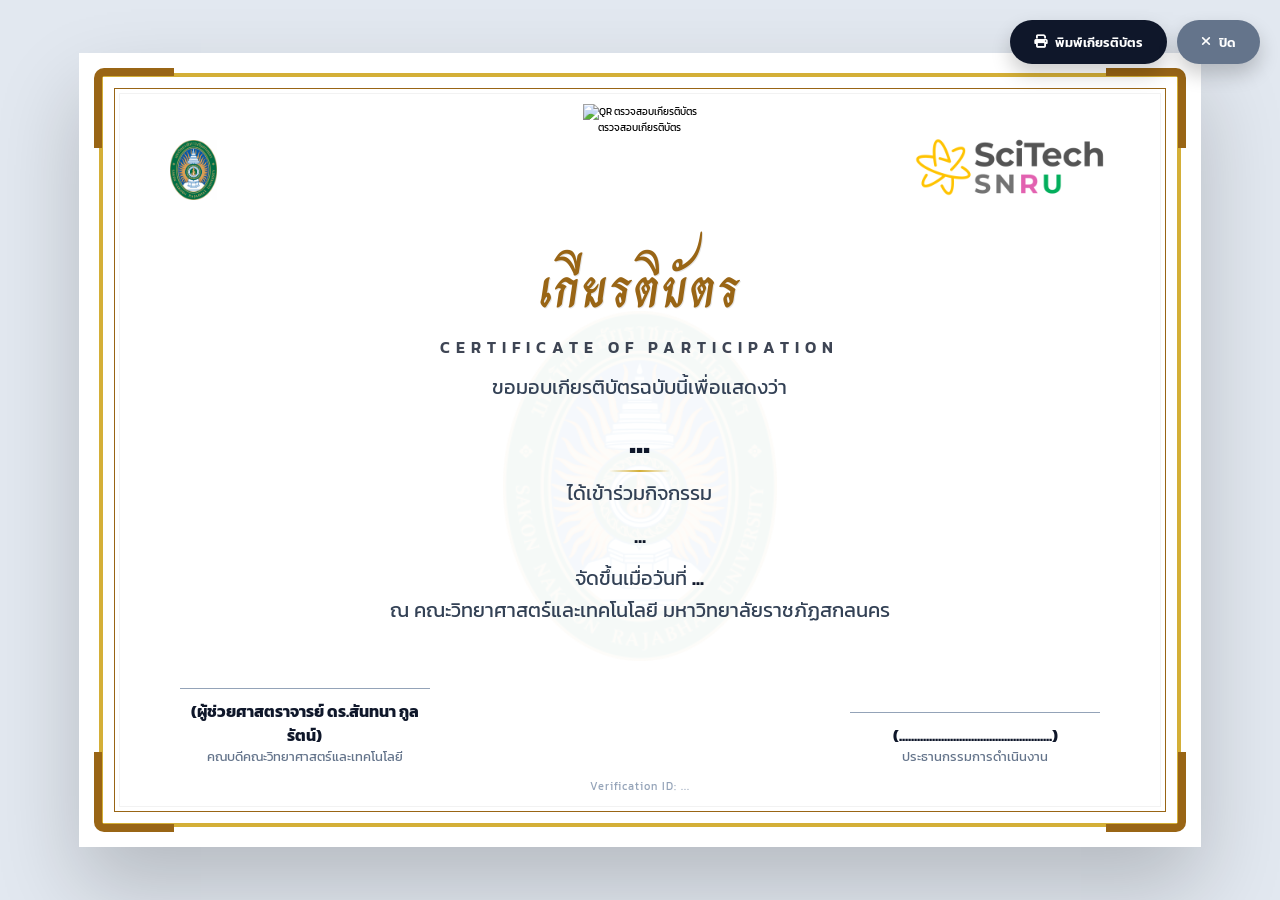
<file: certificate.html>
<!DOCTYPE html>
<html lang="th">
<head>
    <meta charset="UTF-8">
    <meta name="viewport" content="width=device-width, initial-scale=1.0">
    <title>เกียรติบัตร - University Activity Calendar</title>
    <link href="https://fonts.googleapis.com/css2?family=Kanit:wght@300;400;500;600;700&family=Charm:wght@400;700&display=swap" rel="stylesheet">
    <link rel="stylesheet" href="https://cdnjs.cloudflare.com/ajax/libs/font-awesome/6.4.0/css/all.min.css">
    <style>
        :root {
            --gold: #d4af37;
            --gold-dark: #996515;
            --navy: #0f172a;
            --white: #ffffff;
        }
        * { margin: 0; padding: 0; box-sizing: border-box; }
        
        @page {
            size: A4 landscape;
            margin: 0;
        }

        body {
            background: #e2e8f0;
            font-family: 'Kanit', sans-serif;
            display: flex;
            justify-content: center;
            align-items: center;
            min-height: 100vh;
            padding: 20px;
        }

        .certificate-container {
            width: 297mm;
            height: 210mm;
            background: var(--white);
            padding: 40px;
            position: relative;
            box-shadow: 0 40px 80px rgba(0,0,0,0.2);
            overflow: hidden;
            display: flex;
            justify-content: center;
            align-items: center;
        }

        /* Border with Ornaments */
        .border-outer {
            position: absolute;
            top: 20px; left: 20px; right: 20px; bottom: 20px;
            border: 4px solid var(--gold);
            pointer-events: none;
        }
        .border-inner {
            position: absolute;
            top: 35px; left: 35px; right: 35px; bottom: 35px;
            border: 1px solid var(--gold-dark);
            pointer-events: none;
        }
        
        /* Corner Ornaments (Simplified CSS version) */
        .corner {
            position: absolute;
            width: 80px; height: 80px;
            border: 8px solid var(--gold-dark);
            z-index: 5;
        }
        .top-left { top: 15px; left: 15px; border-right: none; border-bottom: none; border-radius: 10px 0 0 0; }
        .top-right { top: 15px; right: 15px; border-left: none; border-bottom: none; border-radius: 0 10px 0 0; }
        .bottom-left { bottom: 15px; left: 15px; border-right: none; border-top: none; border-radius: 0 0 0 10px; }
        .bottom-right { bottom: 15px; right: 15px; border-left: none; border-top: none; border-radius: 0 0 10px 0; }

        .certificate-content {
            width: 100%;
            height: 100%;
            border: 1px solid rgba(0,0,0,0.05);
            padding: 60px 80px;
            text-align: center;
            position: relative;
            z-index: 10;
            display: flex;
            flex-direction: column;
            justify-content: space-between;
        }

        /* Watermark */
        .certificate-content::before {
            content: '';
            position: absolute;
            top: 55%; left: 50%;
            transform: translate(-50%, -50%);
            width: 350px; height: 350px;
            background: url('static/img/snru_logo.png') no-repeat center;
            background-size: contain;
            opacity: 0.04;
            pointer-events: none;
            z-index: -1;
        }

        .header-logos {
            display: flex;
            justify-content: space-between;
            align-items: center;
            margin-bottom: 20px;
        }
        .header-logos img { height: 75px; object-fit: contain; }

        .cert-main-title {
            font-family: 'Charm', cursive;
            font-size: 72px;
            color: var(--gold-dark);
            font-weight: 700;
            margin-bottom: 5px;
            text-shadow: 1px 1px 0 rgba(0,0,0,0.1);
        }

        .cert-subtitle {
            font-size: 18px;
            text-transform: uppercase;
            letter-spacing: 6px;
            color: var(--navy);
            margin-bottom: 30px;
            font-weight: 600;
            opacity: 0.8;
        }

        .cert-body-text {
            font-size: 20px;
            color: #334155;
            line-height: 1.6;
        }

        .student-name {
            font-size: 48px;
            font-weight: 700;
            color: var(--navy);
            margin: 20px 0;
            position: relative;
            display: inline-block;
        }
        .student-name::after {
            content: '';
            position: absolute;
            bottom: -5px; left: -20px; right: -20px;
            height: 2px;
            background: linear-gradient(90deg, transparent, var(--gold), transparent);
        }

        .event-info {
            font-size: 24px;
            font-weight: 600;
            color: #0f172a;
            margin: 15px 0;
        }

        .cert-footer {
            display: flex;
            justify-content: space-between;
            align-items: flex-end;
            margin-top: 40px;
            padding: 0 40px;
        }

        .signature-box {
            width: 250px;
            text-align: center;
        }
        .signature-line {
            border-top: 1.5px solid #94a3b8;
            margin-top: 60px;
            padding-top: 10px;
        }
        .signature-name { font-size: 16px; font-weight: 700; color: var(--navy); }
        .signature-title { font-size: 13px; color: #64748b; }

        .cert-id-tag {
            position: absolute;
            bottom: 45px;
            left: 50%;
            transform: translateX(-50%);
            font-size: 11px;
            color: #94a3b8;
            letter-spacing: 1px;
        }

        .controls {
            position: fixed;
            top: 20px; right: 20px;
            display: flex; gap: 10px;
            z-index: 1000;
        }
        .btn-control {
            padding: 12px 24px;
            border-radius: 50px;
            border: none;
            background: var(--navy);
            color: white;
            font-family: 'Kanit', sans-serif;
            font-weight: 600;
            cursor: pointer;
            display: flex; align-items: center; gap: 8px;
            box-shadow: 0 10px 20px rgba(0,0,0,0.2);
            transition: 0.3s;
        }
        .btn-control:hover { transform: translateY(-3px); filter: brightness(1.2); }

        /* Keep the verification QR and signatures inside the printable A4 area. */
        .certificate-content { padding: 26px 50px 40px; }
        .header-logos { margin-bottom: 8px; min-height: 100px; }
        .header-logos img { height: 60px; }
        .cert-main-title { font-size: 54px; }
        .cert-subtitle { margin-bottom: 12px; font-size: 16px; }
        .student-name { font-size: 36px; margin: 10px 0; }
        .event-info { font-size: 22px; margin: 10px 0; }
        .cert-footer { margin-top: 16px; padding: 0 10px; }
        .signature-line { margin-top: 28px; }
        .cert-id-tag { bottom: 12px; }
        .cert-verification { position: absolute; top: 10px; left: 50%; transform: translateX(-50%); font-size: 10px; }
        .cert-verification img { width: 96px; height: 96px; }
        @media screen and (max-width: 1150px) {
            body { display: block; overflow-x: auto; }
            .certificate-container { min-width: 297mm; margin-top: 60px; }
        }
        @media print {
            body { background: white; padding: 0; min-height: auto; }
            .controls { display: none; }
            .certificate-container { box-shadow: none; width: 297mm; height: 210mm; margin: 0; }
        }
    </style>
</head>
<body>
    <div class="controls">
        <button class="btn-control" onclick="window.print()">
            <i class="fa-solid fa-print"></i> พิมพ์เกียรติบัตร
        </button>
        <button class="btn-control" style="background:#64748b;" onclick="window.close()">
            <i class="fa-solid fa-xmark"></i> ปิด
        </button>
    </div>

    <div class="certificate-container">
        <!-- Borders & Corners -->
        <div class="border-outer"></div>
        <div class="border-inner"></div>
        <div class="corner top-left"></div>
        <div class="corner top-right"></div>
        <div class="corner bottom-left"></div>
        <div class="corner bottom-right"></div>

        <div class="certificate-content">
            <div class="header-logos">
                <img src="static/img/snru_logo.png" alt="SNRU">
                <div style="text-align: right;">
                    <img src="static/img/scitech_logo.png" alt="SciTech">
                </div>
            </div>
            
            <div>
                <h1 class="cert-main-title">เกียรติบัตร</h1>
                <p class="cert-subtitle">Certificate of Participation</p>

                <p class="cert-body-text">ขอมอบเกียรติบัตรฉบับนี้เพื่อแสดงว่า</p>
                <div class="student-name" id="cert-student-name">...</div>
                
                <p class="cert-body-text">ได้เข้าร่วมกิจกรรม</p>
                <div class="event-info" id="cert-event-title">...</div>
                
                <p class="cert-body-text">
                    จัดขึ้นเมื่อวันที่ <span id="cert-event-date" style="font-weight:700; color:var(--navy);">...</span><br>
                    ณ <span id="cert-event-location">คณะวิทยาศาสตร์และเทคโนโลยี มหาวิทยาลัยราชภัฏสกลนคร</span>
                </p>
            </div>

            <div class="cert-footer">
                <div class="signature-box">
                    <div class="signature-line">
                        <div class="signature-name">(ผู้ช่วยศาสตราจารย์ ดร.สันทนา กูลรัตน์)</div>
                        <div class="signature-title">คณบดีคณะวิทยาศาสตร์และเทคโนโลยี</div>
                    </div>
                </div>
                <div class="signature-box">
                    <div class="signature-line">
                        <div class="signature-name">(...................................................)</div>
                        <div class="signature-title">ประธานกรรมการดำเนินงาน</div>
                    </div>
                </div>
            </div>

            <div class="cert-id-tag" id="cert-id-text">Verification ID: ...</div>
            <div class="cert-verification"><img id="cert-qr" width="96" height="96" alt="QR ตรวจสอบเกียรติบัตร"><br><a id="cert-verify">ตรวจสอบเกียรติบัตร</a></div>
        </div>
    </div>

    <script>
        async function loadCertData() {
            const urlParams = new URLSearchParams(window.location.search);
            const partId = urlParams.get('id');
            if (!partId) return;

            try {
                const res = await fetch(`/api/certificate/${partId}`);
                if (!res.ok) {
                    alert('ไม่สามารถโหลดข้อมูลเกียรติบัตรได้ หรือคุณไม่มีสิทธิ์เข้าถึง');
                    window.close();
                    return;
                }
                const data = await res.json();
                
                document.getElementById('cert-student-name').textContent = data.student_name;
                document.getElementById('cert-event-title').textContent = data.event_title;
                document.getElementById('cert-event-date').textContent = data.event_date;
                document.getElementById('cert-event-location').textContent = data.event_location || 'คณะวิทยาศาสตร์และเทคโนโลยี';
                document.getElementById('cert-id-text').textContent = 'CERT-ID: ' + data.id.substring(0,8).toUpperCase();
                const verification = await fetch(`/api/certificate/${encodeURIComponent(partId)}/verification`);
                if (verification.ok) {
                    const link = await verification.json();
                    document.getElementById('cert-verify').href = link.url;
                    document.getElementById('cert-qr').src = `/api/certificate/${encodeURIComponent(partId)}/qr`;
                }
                
                document.title = `เกียรติบัตร_${data.student_name}_${data.event_title}`;
            } catch(e) {
                console.error(e);
            }
        }
        loadCertData();
    </script>
</body>
</html>
</file>
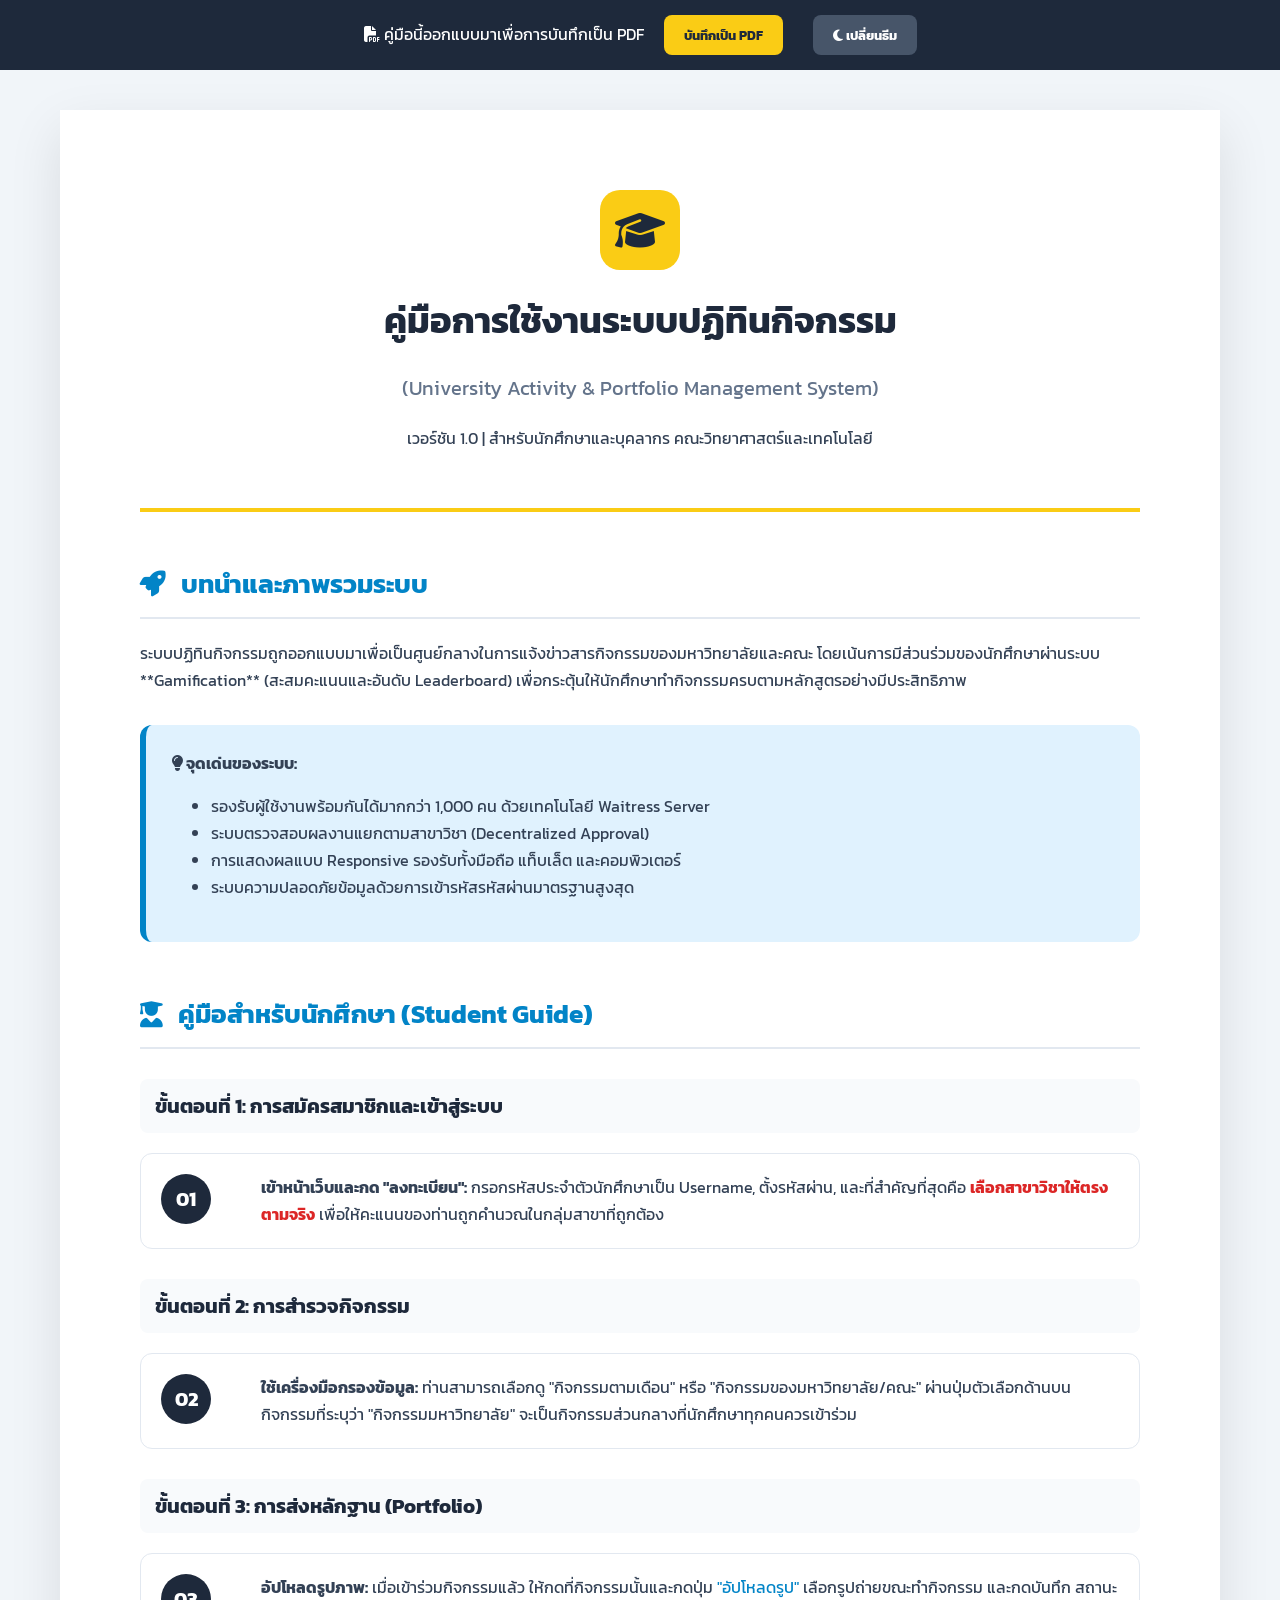
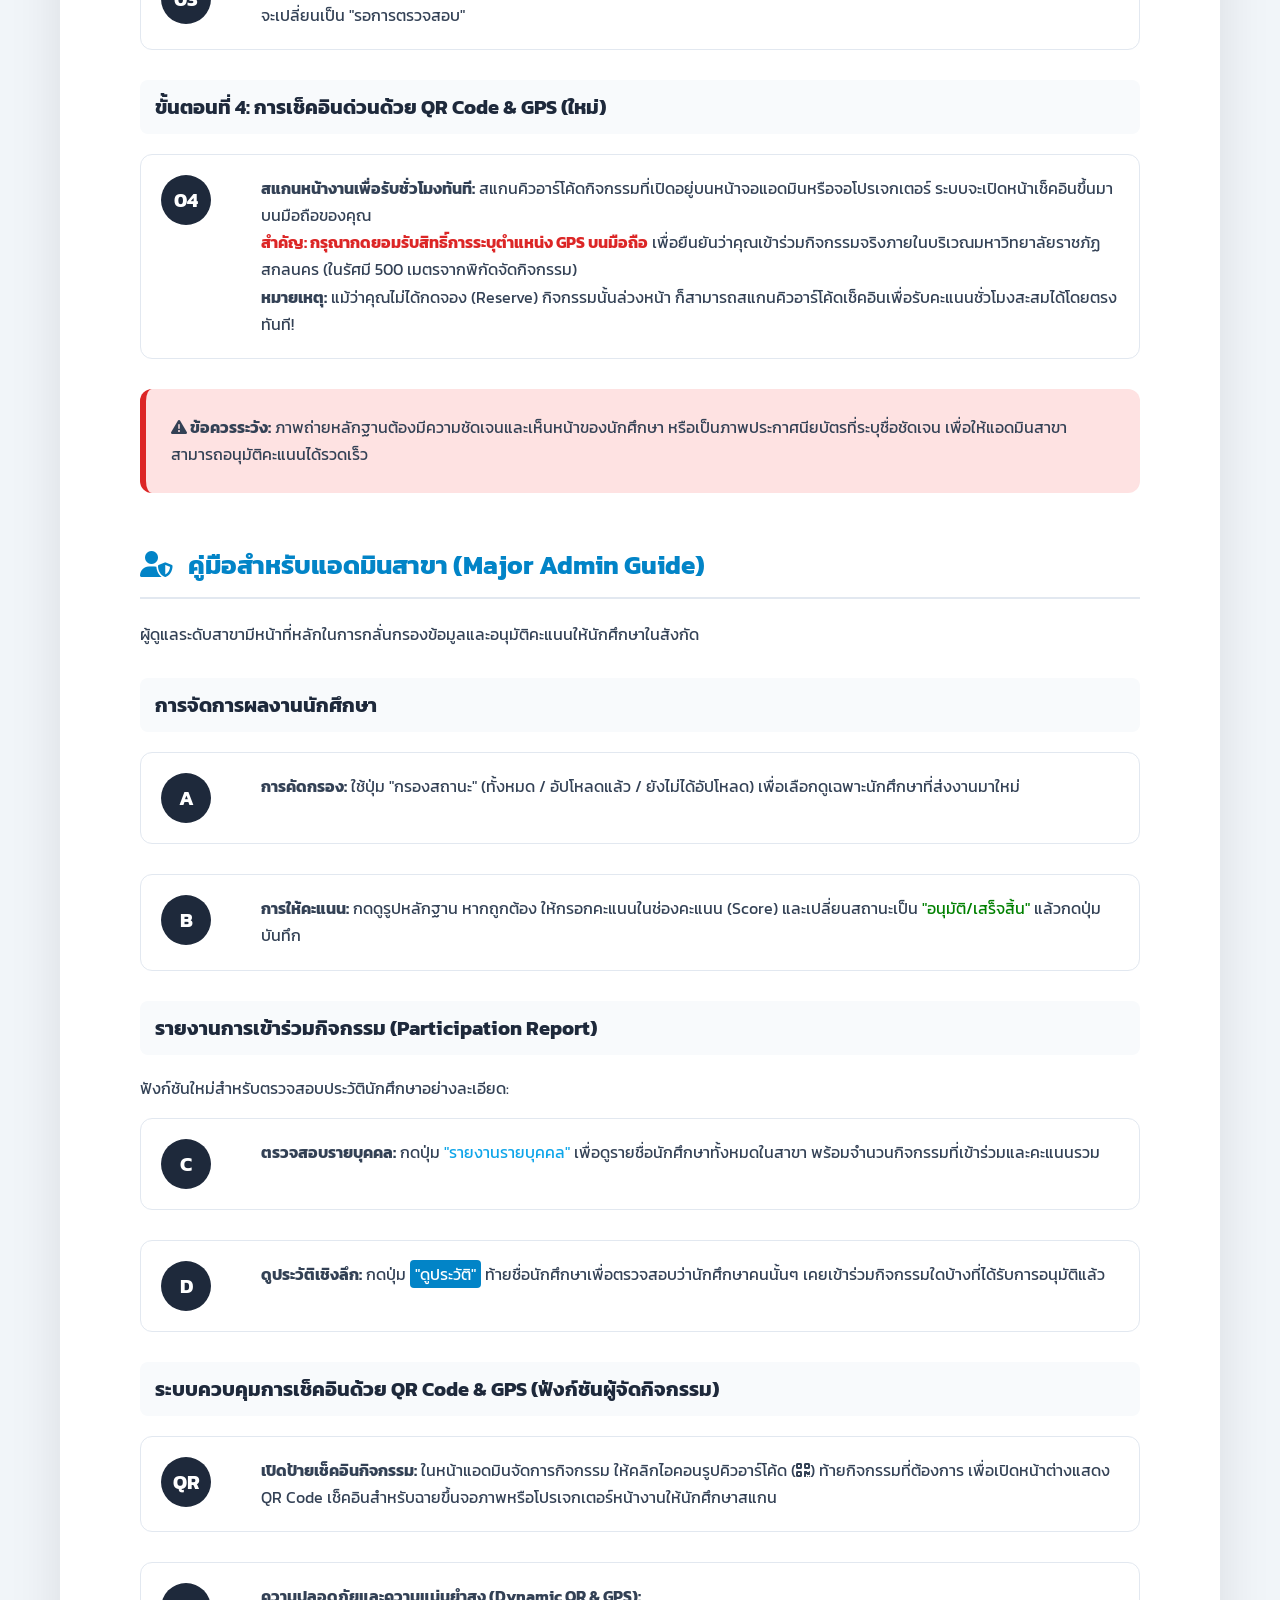
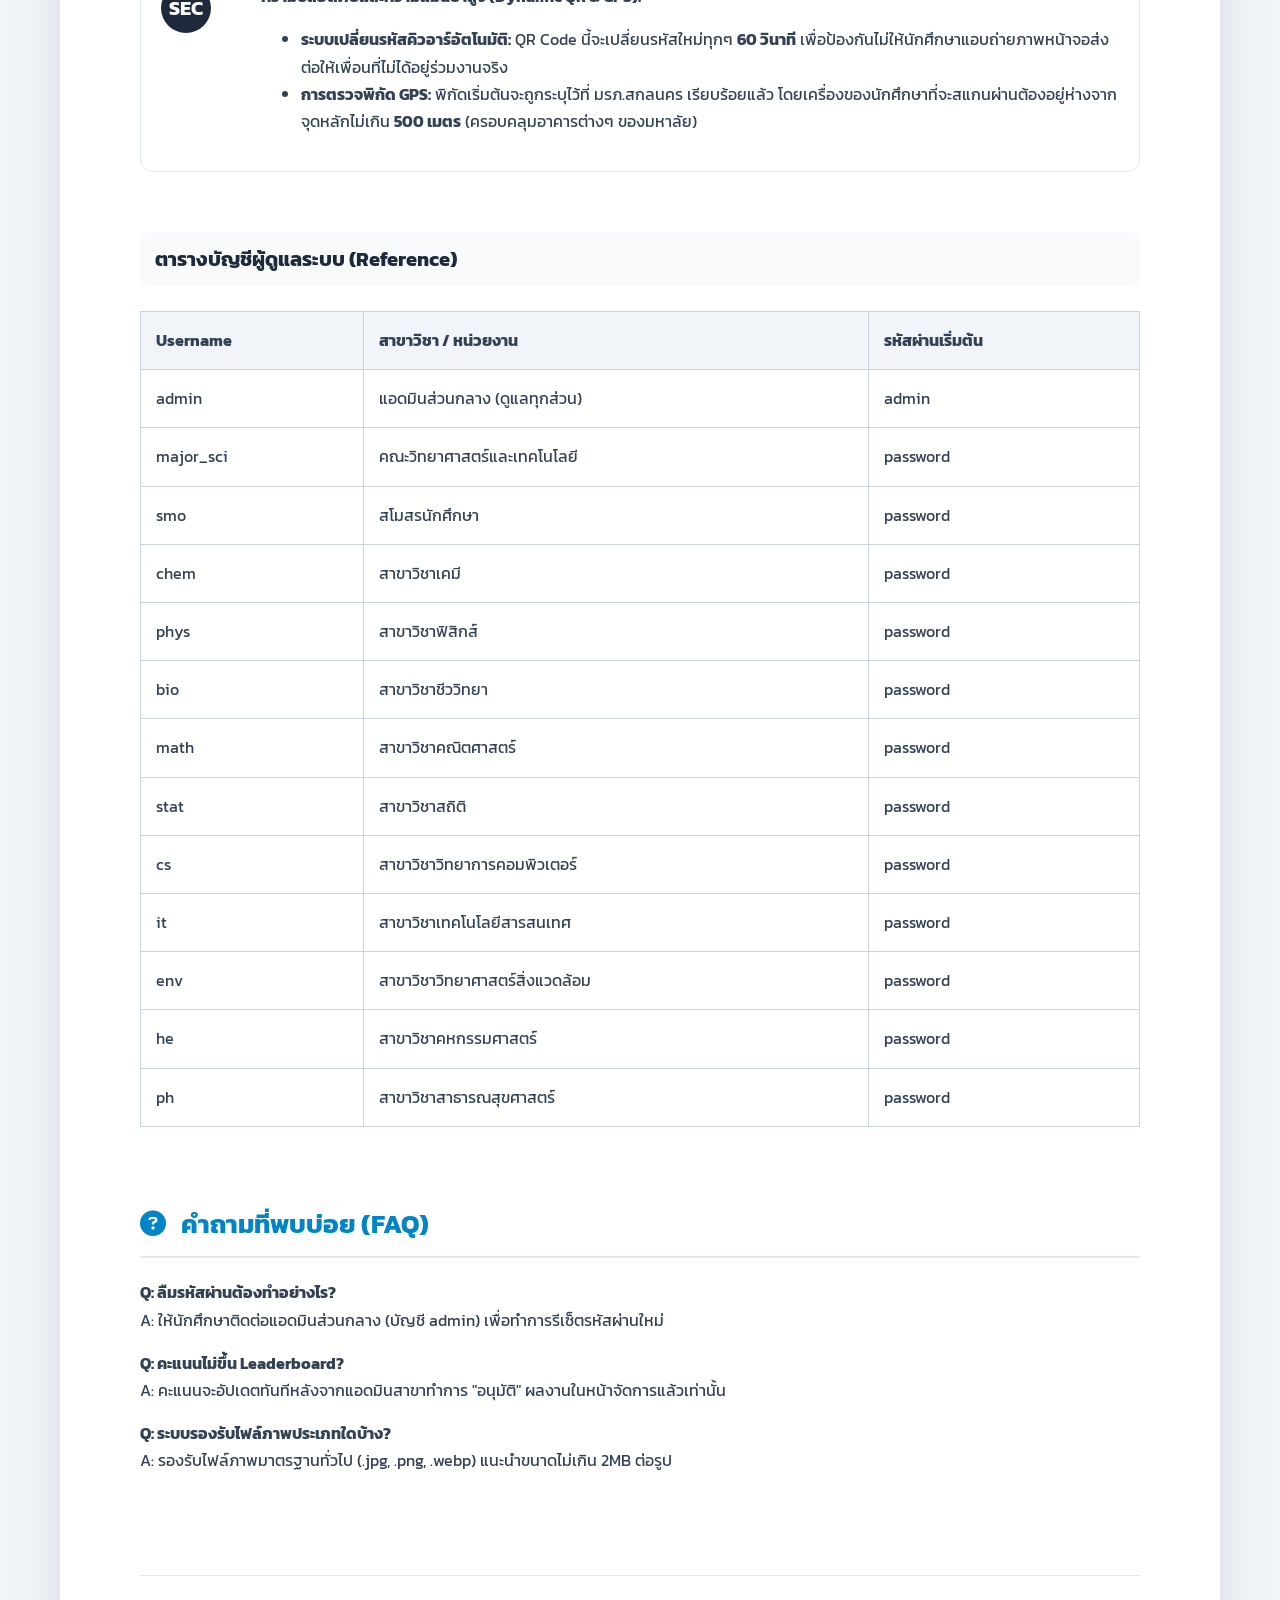
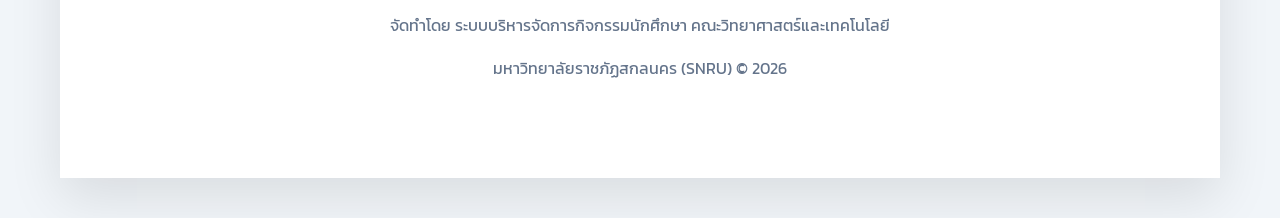
<file: manual.html>
<!DOCTYPE html>
<html lang="th">
<head>
    <meta charset="UTF-8">
    <meta name="viewport" content="width=device-width, initial-scale=1.0">
    <title>คู่มือการใช้งานระบบปฏิทินกิจกรรมฉบับละเอียด - University Activity System</title>
    <link href="https://fonts.googleapis.com/css2?family=Kanit:wght@300;400;600;700&display=swap" rel="stylesheet">
    <link rel="stylesheet" href="https://cdnjs.cloudflare.com/ajax/libs/font-awesome/6.4.0/css/all.min.css">
    <script src="theme-loader.js"></script>
    <style>
        :root {
            --primary: #facc15;
            --primary-dark: #eab308;
            --secondary: #1e293b;
            --accent: #0284c7;
            --text: #334155;
            --bg: #f1f5f9;
            --card-bg: #ffffff;
            --border: #e2e8f0;
        }
        html.dark-theme body {
            --secondary: #0f172a;
            --accent: #0ea5e9;
            --text: #f8fafc;
            --bg: #0f172a;
            --card-bg: #1e293b;
            --border: #334155;
        }
        body {
            font-family: 'Kanit', sans-serif;
            margin: 0;
            padding: 0;
            background-color: var(--bg);
            color: var(--text);
            line-height: 1.7;
        }
        .no-print-bar {
            background: var(--secondary);
            color: white;
            padding: 15px;
            text-align: center;
            position: sticky;
            top: 0;
            z-index: 100;
            display: flex;
            justify-content: center;
            align-items: center;
            gap: 20px;
        }
        .container {
            max-width: 1000px;
            margin: 40px auto;
            background: var(--card-bg);
            padding: 80px;
            box-shadow: 0 20px 50px rgba(0,0,0,0.1);
            border-radius: 0px; /* Traditional PDF look */
            transition: background 0.3s;
        }
        header {
            text-align: center;
            border-bottom: 4px solid var(--primary);
            padding-bottom: 40px;
            margin-bottom: 50px;
        }
        .logo-placeholder {
            width: 80px;
            height: 80px;
            background: var(--primary);
            border-radius: 20px;
            display: flex;
            align-items: center;
            justify-content: center;
            margin: 0 auto 20px;
            color: var(--secondary);
            font-size: 40px;
        }
        h1 { font-size: 36px; margin: 0; color: var(--secondary); }
        h2 { 
            font-size: 26px; 
            color: var(--accent); 
            margin-top: 50px; 
            border-bottom: 2px solid #e2e8f0;
            padding-bottom: 10px;
            display: flex;
            align-items: center;
            gap: 15px;
        }
        h3 { 
            font-size: 20px; 
            color: var(--secondary); 
            margin-top: 30px; 
            background: #f8fafc;
            padding: 10px 15px;
            border-radius: 8px;
        }
        .guide-box {
            display: grid;
            grid-template-columns: 80px 1fr;
            gap: 20px;
            margin-bottom: 30px;
            padding: 20px;
            border: 1px solid #e2e8f0;
            border-radius: 12px;
            transition: all 0.3s;
        }
        .guide-box:hover {
            border-color: var(--primary);
            background: #fffdf5;
        }
        .step-num {
            width: 50px;
            height: 50px;
            background: var(--secondary);
            color: white;
            border-radius: 50%;
            display: flex;
            align-items: center;
            justify-content: center;
            font-weight: 700;
            font-size: 20px;
        }
        .info-card {
            background: #e0f2fe;
            border-radius: 12px;
            padding: 25px;
            margin: 30px 0;
            border-left: 6px solid var(--accent);
        }
        .warning-card {
            background: #fee2e2;
            border-radius: 12px;
            padding: 25px;
            margin: 30px 0;
            border-left: 6px solid #dc2626;
        }
        .table-responsive { overflow-x: auto; }
        table {
            width: 100%;
            border-collapse: collapse;
            margin: 25px 0;
        }
        th, td {
            border: 1px solid #cbd5e1;
            padding: 15px;
            text-align: left;
        }
        th { background: #f1f5f9; font-weight: 700; }
        .highlight { color: #dc2626; font-weight: 700; }
        
        .print-btn {
            background: var(--primary);
            color: var(--secondary);
            border: none;
            padding: 10px 20px;
            border-radius: 8px;
            font-weight: 700;
            cursor: pointer;
            font-family: 'Kanit', sans-serif;
        }
        @media (max-width: 768px) {
            .no-print-bar { flex-direction: column; gap: 10px; }
            .container { padding: 30px 15px; margin: 0; }
            h1 { font-size: 28px; }
            .guide-box { grid-template-columns: 1fr; text-align: center; }
            .step-num { margin: 0 auto; }
        }
        @media print {
            .no-print-bar { display: none; }
            .container { margin: 0; box-shadow: none; padding: 40px; }
            body { background: white; }
            h2 { page-break-before: always; }
        }
    </style>
</head>
<body>

    <div class="no-print-bar">
        <span><i class="fa-solid fa-file-pdf"></i> คู่มือนี้ออกแบบมาเพื่อการบันทึกเป็น PDF</span>
        <button class="print-btn" onclick="window.print()" style="margin-right:10px;">บันทึกเป็น PDF</button>
        <button class="print-btn" onclick="toggleTheme()" style="background:#475569; color:white;"><i id="theme-toggle-icon" class="fa-solid fa-moon"></i> เปลี่ยนธีม</button>
    </div>

    <div class="container">
        <header>
            <div class="logo-placeholder"><i class="fa-solid fa-graduation-cap"></i></div>
            <h1>คู่มือการใช้งานระบบปฏิทินกิจกรรม</h1>
            <p style="font-size: 20px; color: #64748b;">(University Activity & Portfolio Management System)</p>
            <p>เวอร์ชัน 1.0 | สำหรับนักศึกษาและบุคลากร คณะวิทยาศาสตร์และเทคโนโลยี</p>
        </header>

        <section>
            <h2><i class="fa-solid fa-rocket"></i> บทนำและภาพรวมระบบ</h2>
            <p>ระบบปฏิทินกิจกรรมถูกออกแบบมาเพื่อเป็นศูนย์กลางในการแจ้งข่าวสารกิจกรรมของมหาวิทยาลัยและคณะ โดยเน้นการมีส่วนร่วมของนักศึกษาผ่านระบบ **Gamification** (สะสมคะแนนและอันดับ Leaderboard) เพื่อกระตุ้นให้นักศึกษาทำกิจกรรมครบตามหลักสูตรอย่างมีประสิทธิภาพ</p>
            
            <div class="info-card">
                <strong><i class="fa-solid fa-lightbulb"></i> จุดเด่นของระบบ:</strong>
                <ul>
                    <li>รองรับผู้ใช้งานพร้อมกันได้มากกว่า 1,000 คน ด้วยเทคโนโลยี Waitress Server</li>
                    <li>ระบบตรวจสอบผลงานแยกตามสาขาวิชา (Decentralized Approval)</li>
                    <li>การแสดงผลแบบ Responsive รองรับทั้งมือถือ แท็บเล็ต และคอมพิวเตอร์</li>
                    <li>ระบบความปลอดภัยข้อมูลด้วยการเข้ารหัสรหัสผ่านมาตรฐานสูงสุด</li>
                </ul>
            </div>
        </section>

        <section>
            <h2><i class="fa-solid fa-user-graduate"></i> คู่มือสำหรับนักศึกษา (Student Guide)</h2>
            
            <h3>ขั้นตอนที่ 1: การสมัครสมาชิกและเข้าสู่ระบบ</h3>
            <div class="guide-box">
                <div class="step-num">01</div>
                <div>
                    <strong>เข้าหน้าเว็บและกด "ลงทะเบียน":</strong> กรอกรหัสประจำตัวนักศึกษาเป็น Username, ตั้งรหัสผ่าน, และที่สำคัญที่สุดคือ <span class="highlight">เลือกสาขาวิชาให้ตรงตามจริง</span> เพื่อให้คะแนนของท่านถูกคำนวณในกลุ่มสาขาที่ถูกต้อง
                </div>
            </div>

            <h3>ขั้นตอนที่ 2: การสำรวจกิจกรรม</h3>
            <div class="guide-box">
                <div class="step-num">02</div>
                <div>
                    <strong>ใช้เครื่องมือกรองข้อมูล:</strong> ท่านสามารถเลือกดู "กิจกรรมตามเดือน" หรือ "กิจกรรมของมหาวิทยาลัย/คณะ" ผ่านปุ่มตัวเลือกด้านบน กิจกรรมที่ระบุว่า "กิจกรรมมหาวิทยาลัย" จะเป็นกิจกรรมส่วนกลางที่นักศึกษาทุกคนควรเข้าร่วม
                </div>
            </div>

            <h3>ขั้นตอนที่ 3: การส่งหลักฐาน (Portfolio)</h3>
            <div class="guide-box">
                <div class="step-num">03</div>
                <div>
                    <strong>อัปโหลดรูปภาพ:</strong> เมื่อเข้าร่วมกิจกรรมแล้ว ให้กดที่กิจกรรมนั้นและกดปุ่ม <span style="color:var(--accent)">"อัปโหลดรูป"</span> เลือกรูปถ่ายขณะทำกิจกรรม และกดบันทึก สถานะจะเปลี่ยนเป็น "รอการตรวจสอบ"
                </div>
            </div>

            <h3>ขั้นตอนที่ 4: การเช็คอินด่วนด้วย QR Code & GPS (ใหม่)</h3>
            <div class="guide-box">
                <div class="step-num">04</div>
                <div>
                    <strong>สแกนหน้างานเพื่อรับชั่วโมงทันที:</strong> สแกนคิวอาร์โค้ดกิจกรรมที่เปิดอยู่บนหน้าจอแอดมินหรือจอโปรเจกเตอร์ ระบบจะเปิดหน้าเช็คอินขึ้นมาบนมือถือของคุณ 
                    <br><span class="highlight">สำคัญ: กรุณากดยอมรับสิทธิ์การระบุตำแหน่ง GPS บนมือถือ</span> เพื่อยืนยันว่าคุณเข้าร่วมกิจกรรมจริงภายในบริเวณมหาวิทยาลัยราชภัฏสกลนคร (ในรัศมี 500 เมตรจากพิกัดจัดกิจกรรม)
                    <br><strong>หมายเหตุ:</strong> แม้ว่าคุณไม่ได้กดจอง (Reserve) กิจกรรมนั้นล่วงหน้า ก็สามารถสแกนคิวอาร์โค้ดเช็คอินเพื่อรับคะแนนชั่วโมงสะสมได้โดยตรงทันที!
                </div>
            </div>

            <div class="warning-card">
                <strong><i class="fa-solid fa-triangle-exclamation"></i> ข้อควรระวัง:</strong>
                ภาพถ่ายหลักฐานต้องมีความชัดเจนและเห็นหน้าของนักศึกษา หรือเป็นภาพประกาศนียบัตรที่ระบุชื่อชัดเจน เพื่อให้แอดมินสาขาสามารถอนุมัติคะแนนได้รวดเร็ว
            </div>
        </section>

        <section>
            <h2><i class="fa-solid fa-user-shield"></i> คู่มือสำหรับแอดมินสาขา (Major Admin Guide)</h2>
            <p>ผู้ดูแลระดับสาขามีหน้าที่หลักในการกลั่นกรองข้อมูลและอนุมัติคะแนนให้นักศึกษาในสังกัด</p>

            <h3>การจัดการผลงานนักศึกษา</h3>
            <div class="guide-box">
                <div class="step-num">A</div>
                <div>
                    <strong>การคัดกรอง:</strong> ใช้ปุ่ม "กรองสถานะ" (ทั้งหมด / อัปโหลดแล้ว / ยังไม่ได้อัปโหลด) เพื่อเลือกดูเฉพาะนักศึกษาที่ส่งงานมาใหม่
                </div>
            </div>
            <div class="guide-box">
                <div class="step-num">B</div>
                <div>
                    <strong>การให้คะแนน:</strong> กดดูรูปหลักฐาน หากถูกต้อง ให้กรอกคะแนนในช่องคะแนน (Score) และเปลี่ยนสถานะเป็น <span style="color:green">"อนุมัติ/เสร็จสิ้น"</span> แล้วกดปุ่มบันทึก
                </div>
            </div>

            <h3>รายงานการเข้าร่วมกิจกรรม (Participation Report)</h3>
            <p>ฟังก์ชันใหม่สำหรับตรวจสอบประวัตินักศึกษาอย่างละเอียด:</p>
            <div class="guide-box">
                <div class="step-num">C</div>
                <div>
                    <strong>ตรวจสอบรายบุคคล:</strong> กดปุ่ม <span style="color:#0ea5e9">"รายงานรายบุคคล"</span> เพื่อดูรายชื่อนักศึกษาทั้งหมดในสาขา พร้อมจำนวนกิจกรรมที่เข้าร่วมและคะแนนรวม
                </div>
            </div>
            <div class="guide-box">
                <div class="step-num">D</div>
                <div>
                    <strong>ดูประวัติเชิงลึก:</strong> กดปุ่ม <span style="color:white; background:#0284c7; padding:2px 5px; border-radius:4px;">"ดูประวัติ"</span> ท้ายชื่อนักศึกษาเพื่อตรวจสอบว่านักศึกษาคนนั้นๆ เคยเข้าร่วมกิจกรรมใดบ้างที่ได้รับการอนุมัติแล้ว
                </div>
            </div>

            <h3>ระบบควบคุมการเช็คอินด้วย QR Code & GPS (ฟังก์ชันผู้จัดกิจกรรม)</h3>
            <div class="guide-box">
                <div class="step-num">QR</div>
                <div>
                    <strong>เปิดป้ายเช็คอินกิจกรรม:</strong> ในหน้าแอดมินจัดการกิจกรรม ให้คลิกไอคอนรูปคิวอาร์โค้ด (<i class="fa-solid fa-qrcode"></i>) ท้ายกิจกรรมที่ต้องการ เพื่อเปิดหน้าต่างแสดง QR Code เช็คอินสำหรับฉายขึ้นจอภาพหรือโปรเจกเตอร์หน้างานให้นักศึกษาสแกน
                </div>
            </div>
            <div class="guide-box">
                <div class="step-num">SEC</div>
                <div>
                    <strong>ความปลอดภัยและความแม่นยำสูง (Dynamic QR & GPS):</strong> 
                    <ul>
                        <li><strong>ระบบเปลี่ยนรหัสคิวอาร์อัตโนมัติ:</strong> QR Code นี้จะเปลี่ยนรหัสใหม่ทุกๆ <strong>60 วินาที</strong> เพื่อป้องกันไม่ให้นักศึกษาแอบถ่ายภาพหน้าจอส่งต่อให้เพื่อนที่ไม่ได้อยู่ร่วมงานจริง</li>
                        <li><strong>การตรวจพิกัด GPS:</strong> พิกัดเริ่มต้นจะถูกระบุไว้ที่ มรภ.สกลนคร เรียบร้อยแล้ว โดยเครื่องของนักศึกษาที่จะสแกนผ่านต้องอยู่ห่างจากจุดหลักไม่เกิน <strong>500 เมตร</strong> (ครอบคลุมอาคารต่างๆ ของมหาลัย)</li>
                    </ul>
                </div>
            </div>

            <div class="table-responsive">
                <h3>ตารางบัญชีผู้ดูแลระบบ (Reference)</h3>
                <table>
                    <thead>
                        <tr>
                            <th>Username</th>
                            <th>สาขาวิชา / หน่วยงาน</th>
                            <th>รหัสผ่านเริ่มต้น</th>
                        </tr>
                    </thead>
                    <tbody>
                        <tr><td>admin</td><td>แอดมินส่วนกลาง (ดูแลทุกส่วน)</td><td>admin</td></tr>
                        <tr><td>major_sci</td><td>คณะวิทยาศาสตร์และเทคโนโลยี</td><td>password</td></tr>
                        <tr><td>smo</td><td>สโมสรนักศึกษา</td><td>password</td></tr>
                        <tr><td>chem</td><td>สาขาวิชาเคมี</td><td>password</td></tr>
                        <tr><td>phys</td><td>สาขาวิชาฟิสิกส์</td><td>password</td></tr>
                        <tr><td>bio</td><td>สาขาวิชาชีววิทยา</td><td>password</td></tr>
                        <tr><td>math</td><td>สาขาวิชาคณิตศาสตร์</td><td>password</td></tr>
                        <tr><td>stat</td><td>สาขาวิชาสถิติ</td><td>password</td></tr>
                        <tr><td>cs</td><td>สาขาวิชาวิทยาการคอมพิวเตอร์</td><td>password</td></tr>
                        <tr><td>it</td><td>สาขาวิชาเทคโนโลยีสารสนเทศ</td><td>password</td></tr>
                        <tr><td>env</td><td>สาขาวิชาวิทยาศาสตร์สิ่งแวดล้อม</td><td>password</td></tr>
                        <tr><td>he</td><td>สาขาวิชาคหกรรมศาสตร์</td><td>password</td></tr>
                        <tr><td>ph</td><td>สาขาวิชาสาธารณสุขศาสตร์</td><td>password</td></tr>
                    </tbody>
                </table>
            </div>
        </section>

        <section>
            <h2><i class="fa-solid fa-circle-question"></i> คำถามที่พบบ่อย (FAQ)</h2>
            <p><strong>Q: ลืมรหัสผ่านต้องทำอย่างไร?</strong><br>A: ให้นักศึกษาติดต่อแอดมินส่วนกลาง (บัญชี admin) เพื่อทำการรีเซ็ตรหัสผ่านใหม่</p>
            <p><strong>Q: คะแนนไม่ขึ้น Leaderboard?</strong><br>A: คะแนนจะอัปเดตทันทีหลังจากแอดมินสาขาทำการ "อนุมัติ" ผลงานในหน้าจัดการแล้วเท่านั้น</p>
            <p><strong>Q: ระบบรองรับไฟล์ภาพประเภทใดบ้าง?</strong><br>A: รองรับไฟล์ภาพมาตรฐานทั่วไป (.jpg, .png, .webp) แนะนำขนาดไม่เกิน 2MB ต่อรูป</p>
        </section>

        <footer style="margin-top: 100px; border-top: 1px solid #e2e8f0; padding-top: 20px; text-align: center; color: #64748b;">
            <p>จัดทำโดย ระบบบริหารจัดการกิจกรรมนักศึกษา คณะวิทยาศาสตร์และเทคโนโลยี</p>
            <p>มหาวิทยาลัยราชภัฏสกลนคร (SNRU) © 2026</p>
        </footer>
    </div>
</body>
</html>
</file>
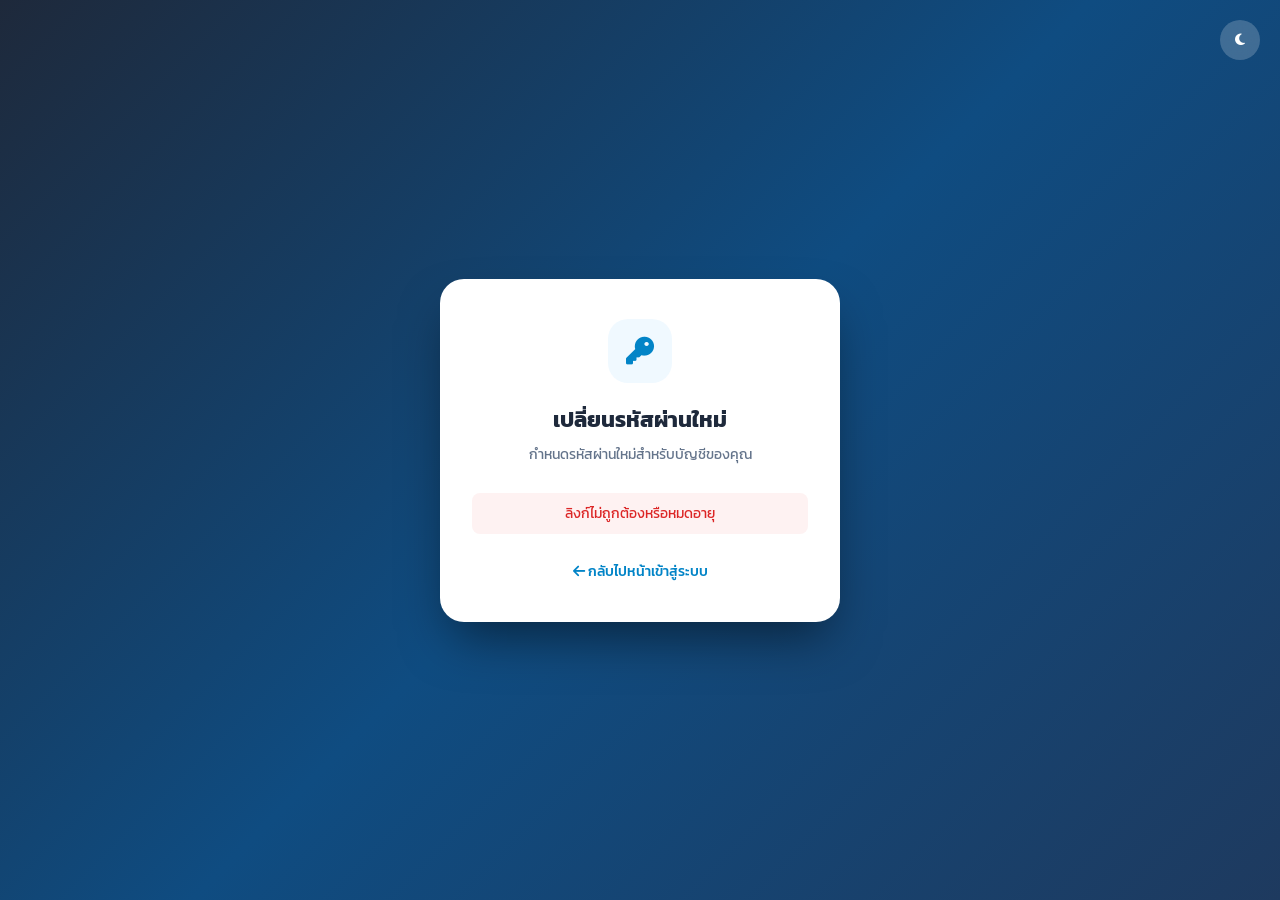
<file: reset_password.html>
<!DOCTYPE html>
<html lang="th">
<head>
    <meta charset="UTF-8">
    <meta name="viewport" content="width=device-width, initial-scale=1.0">
    <title>เปลี่ยนรหัสผ่านใหม่ - ปฏิทินกิจกรรมนักศึกษา 2569</title>
    <link href="https://fonts.googleapis.com/css2?family=Kanit:wght@300;400;500;600;700&display=swap" rel="stylesheet">
    <link rel="stylesheet" href="https://cdnjs.cloudflare.com/ajax/libs/font-awesome/6.4.0/css/all.min.css">
    <script src="theme-loader.js"></script>
    <style>
        * { margin: 0; padding: 0; box-sizing: border-box; font-family: 'Kanit', sans-serif; }

        .theme-toggle-fixed {
            position: fixed;
            top: 20px;
            right: 20px;
            background: rgba(255,255,255,0.2);
            color: white;
            border: none;
            width: 40px; height: 40px;
            border-radius: 50%;
            cursor: pointer;
            display: flex;
            align-items: center;
            justify-content: center;
            backdrop-filter: blur(10px);
            z-index: 1000;
            transition: all 0.3s;
        }
        .theme-toggle-fixed:hover { background: rgba(255,255,255,0.3); }

        html.dark-theme .reset-card {
            background: #1e293b;
            color: white;
            border: 1px solid rgba(255,255,255,0.1);
        }
        html.dark-theme h1 { color: white; }
        html.dark-theme p { color: #94a3b8; }
        html.dark-theme label { color: #cbd5e1; }
        html.dark-theme input {
            background: #0f172a;
            color: white;
            border-color: #334155;
        }
        html.dark-theme .icon-box { background: rgba(255,255,255,0.05); color: #0ea5e9; }
        body {
            background: linear-gradient(135deg, #1e293b 0%, #0f4c81 50%, #1e3a5f 100%);
            min-height: 100vh;
            display: flex;
            justify-content: center;
            align-items: center;
            padding: 20px;
        }
        .reset-card {
            background: white;
            border-radius: 24px;
            padding: 40px 32px;
            width: 100%;
            max-width: 400px;
            box-shadow: 0 25px 50px -12px rgba(0, 0, 0, 0.5);
            text-align: center;
        }
        .icon-box {
            width: 64px; height: 64px;
            background: #f0f9ff;
            color: #0284c7;
            border-radius: 20px;
            display: inline-flex;
            align-items: center;
            justify-content: center;
            font-size: 28px;
            margin-bottom: 20px;
        }
        h1 { font-size: 22px; color: #1e293b; margin-bottom: 8px; }
        p { font-size: 14px; color: #64748b; margin-bottom: 28px; }
        
        .form-group { text-align: left; margin-bottom: 20px; }
        label { display: block; margin-bottom: 8px; font-size: 13px; font-weight: 600; color: #334155; }
        .input-wrapper { position: relative; }
        .input-wrapper i { position: absolute; left: 14px; top: 50%; transform: translateY(-50%); color: #94a3b8; }
        input {
            width: 100%;
            padding: 12px 12px 12px 42px;
            border: 1.5px solid #e2e8f0;
            border-radius: 12px;
            font-size: 15px;
            transition: all 0.2s;
        }
        input:focus { outline: none; border-color: #0284c7; box-shadow: 0 0 0 4px rgba(2,132,199,0.1); }
        
        .btn-submit {
            width: 100%;
            padding: 14px;
            background: #0284c7;
            color: white;
            border: none;
            border-radius: 12px;
            font-size: 16px;
            font-weight: 600;
            cursor: pointer;
            transition: all 0.2s;
            margin-top: 10px;
        }
        .btn-submit:hover { background: #0369a1; transform: translateY(-1px); }
        .btn-submit:disabled { background: #94a3b8; cursor: not-allowed; transform: none; }
        
        #message { margin-top: 16px; font-size: 14px; padding: 10px; border-radius: 8px; display: none; }
        .error { display: block !important; background: #fef2f2; color: #dc2626; }
        .success { display: block !important; background: #f0fdf4; color: #16a34a; }
    </style>
</head>
<body>
    <button class="theme-toggle-fixed" onclick="toggleTheme()">
        <i id="theme-toggle-icon" class="fa-solid fa-moon"></i>
    </button>
    <div class="reset-card">
        <div class="icon-box"><i class="fa-solid fa-key"></i></div>
        <h1>เปลี่ยนรหัสผ่านใหม่</h1>
        <p id="sub-title">กำหนดรหัสผ่านใหม่สำหรับบัญชีของคุณ</p>
        
        <div id="reset-form">
            <div class="form-group">
                <label>รหัสผ่านใหม่</label>
                <div class="input-wrapper">
                    <i class="fa-solid fa-lock"></i>
                    <input type="password" id="new-password" autocomplete="new-password" minlength="10" placeholder="อย่างน้อย 10 ตัว มีตัวอักษรอังกฤษและตัวเลข">
                </div>
            </div>
            <div class="form-group">
                <label>ยืนยันรหัสผ่านใหม่</label>
                <div class="input-wrapper">
                    <i class="fa-solid fa-shield-check"></i>
                    <input type="password" id="confirm-password" placeholder="กรอกรหัสผ่านอีกครั้ง">
                </div>
            </div>
            <button class="btn-submit" onclick="doReset()" id="submit-btn">ยืนยันการเปลี่ยนรหัส</button>
        </div>
        
        <div id="message"></div>
        
        <div style="margin-top: 24px;">
            <a href="/login" style="color:#0284c7; text-decoration:none; font-size:14px; font-weight:500;">
                <i class="fa-solid fa-arrow-left"></i> กลับไปหน้าเข้าสู่ระบบ
            </a>
        </div>
    </div>

    <script>
        const urlParams = new URLSearchParams(window.location.search);
        const token = urlParams.get('token');

        if (!token) {
            document.getElementById('reset-form').style.display = 'none';
            showMessage('ลิงก์ไม่ถูกต้องหรือหมดอายุ', 'error');
        }

        function showMessage(text, type) {
            const el = document.getElementById('message');
            el.textContent = text;
            el.className = type;
        }

        async function doReset() {
            const newPw = document.getElementById('new-password').value;
            const confirm = document.getElementById('confirm-password').value;
            
            if (newPw.length < 6) {
                showMessage('รหัสผ่านต้องมีอย่างน้อย 6 ตัวอักษร', 'error');
                return;
            }
            if (newPw !== confirm) {
                showMessage('รหัสผ่านไม่ตรงกัน', 'error');
                return;
            }

            const btn = document.getElementById('submit-btn');
            btn.disabled = true;
            btn.textContent = 'กำลังบันทึก...';

            try {
                const res = await fetch('/api/auth/reset-password', {
                    method: 'POST',
                    headers: {'Content-Type': 'application/json'},
                    body: JSON.stringify({ token: token, newPassword: newPw })
                });
                const data = await res.json();
                if (data.success) {
                    showMessage('✓ เปลี่ยนรหัสผ่านสำเร็จแล้ว! กำลังพากลับไปหน้า Login...', 'success');
                    document.getElementById('reset-form').style.display = 'none';
                    setTimeout(() => window.location.href = '/login', 2500);
                } else {
                    showMessage(data.message || 'เกิดข้อผิดพลาด', 'error');
                    btn.disabled = false;
                    btn.textContent = 'ยืนยันการเปลี่ยนรหัส';
                }
            } catch(e) {
                showMessage('ไม่สามารถเชื่อมต่อเซิร์ฟเวอร์ได้', 'error');
                btn.disabled = false;
                btn.textContent = 'ยืนยันการเปลี่ยนรหัส';
            }
        }
    </script>
    <script src="/static/js/ux-navigation.js" defer></script>
</body>
</html>
</file>
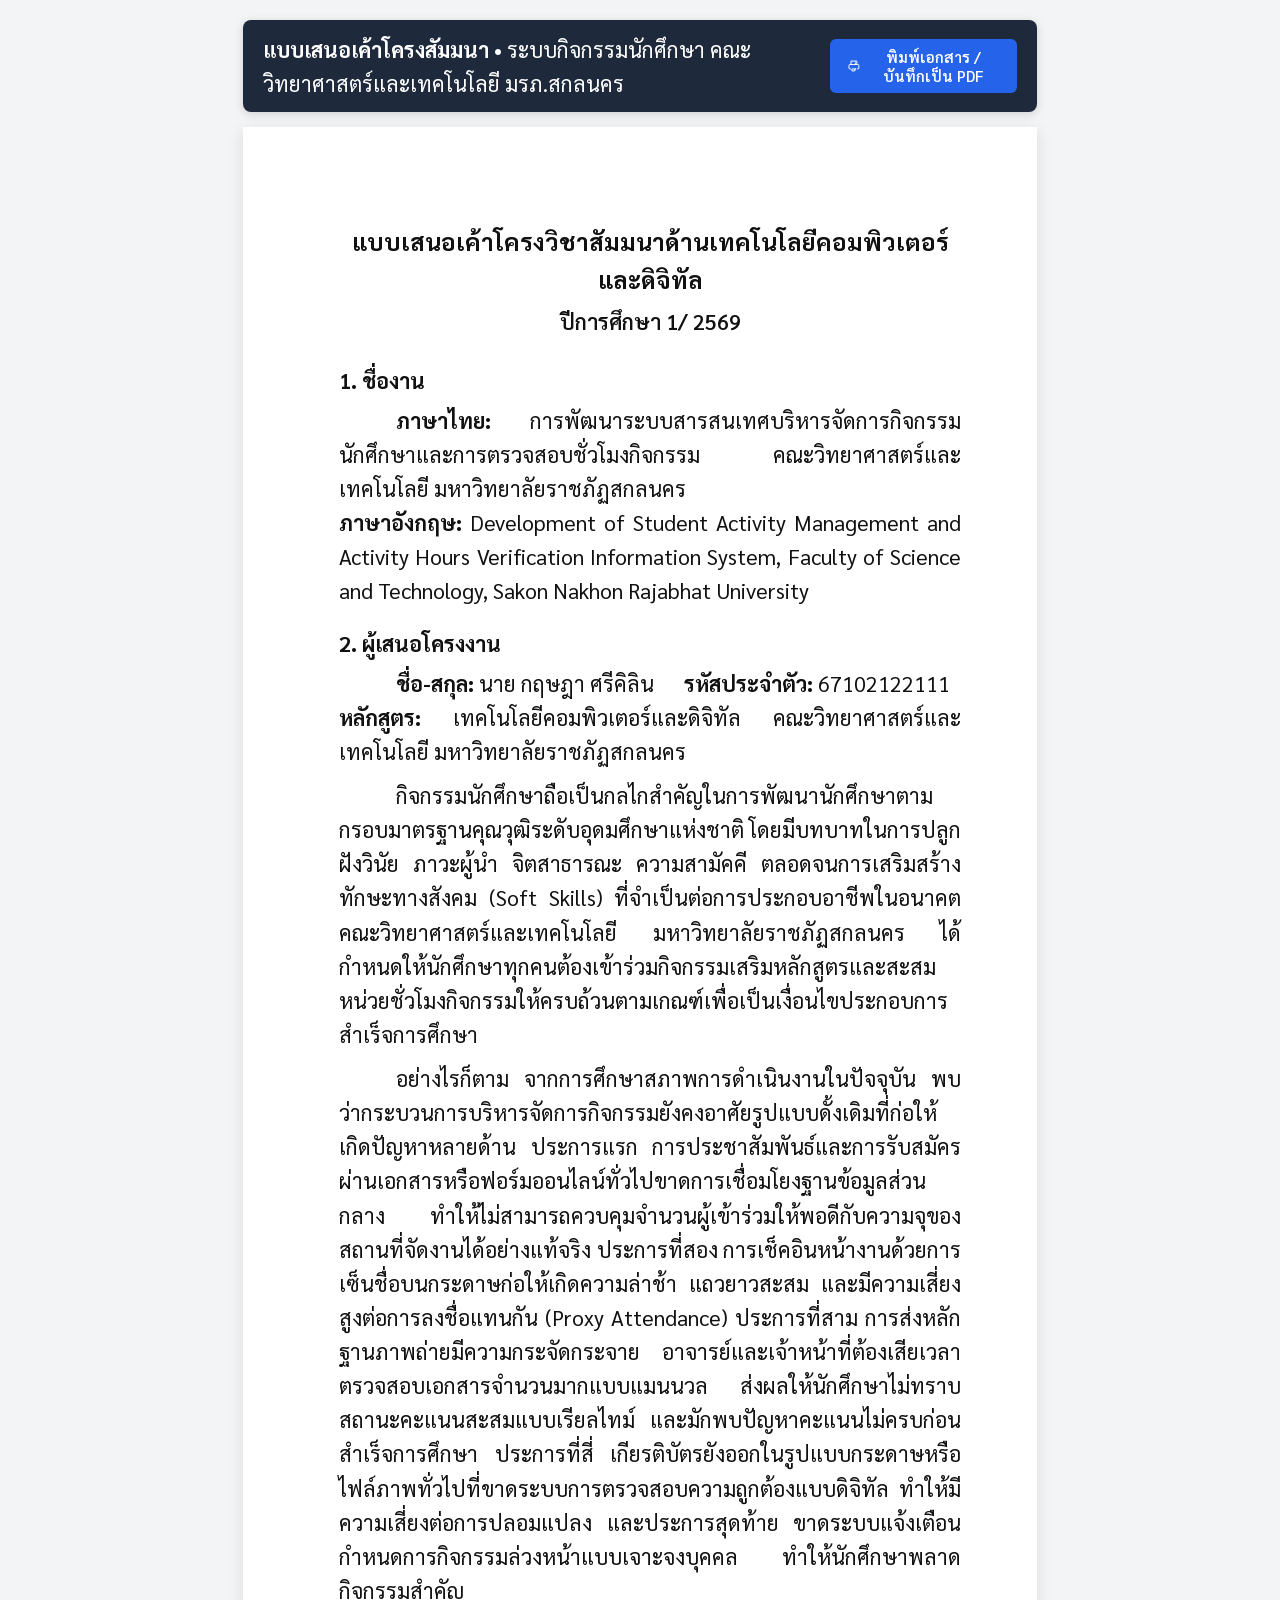
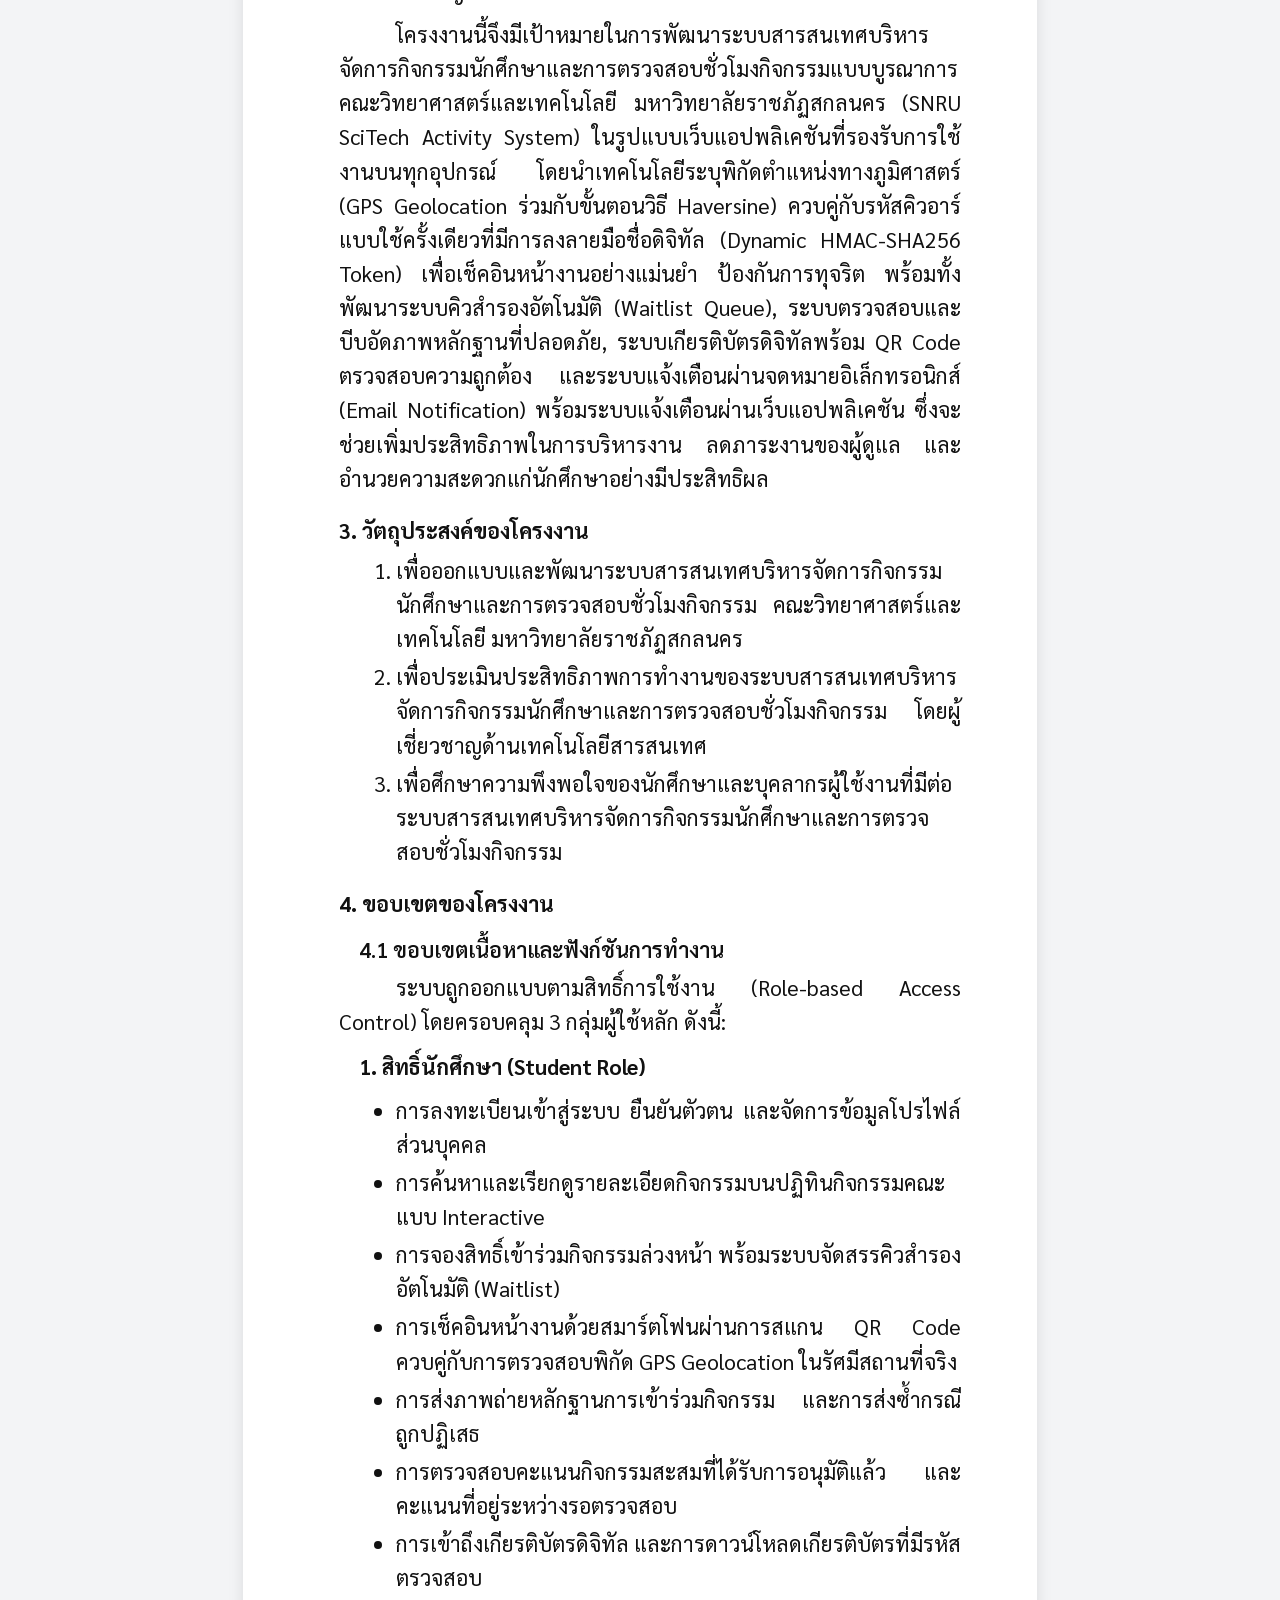
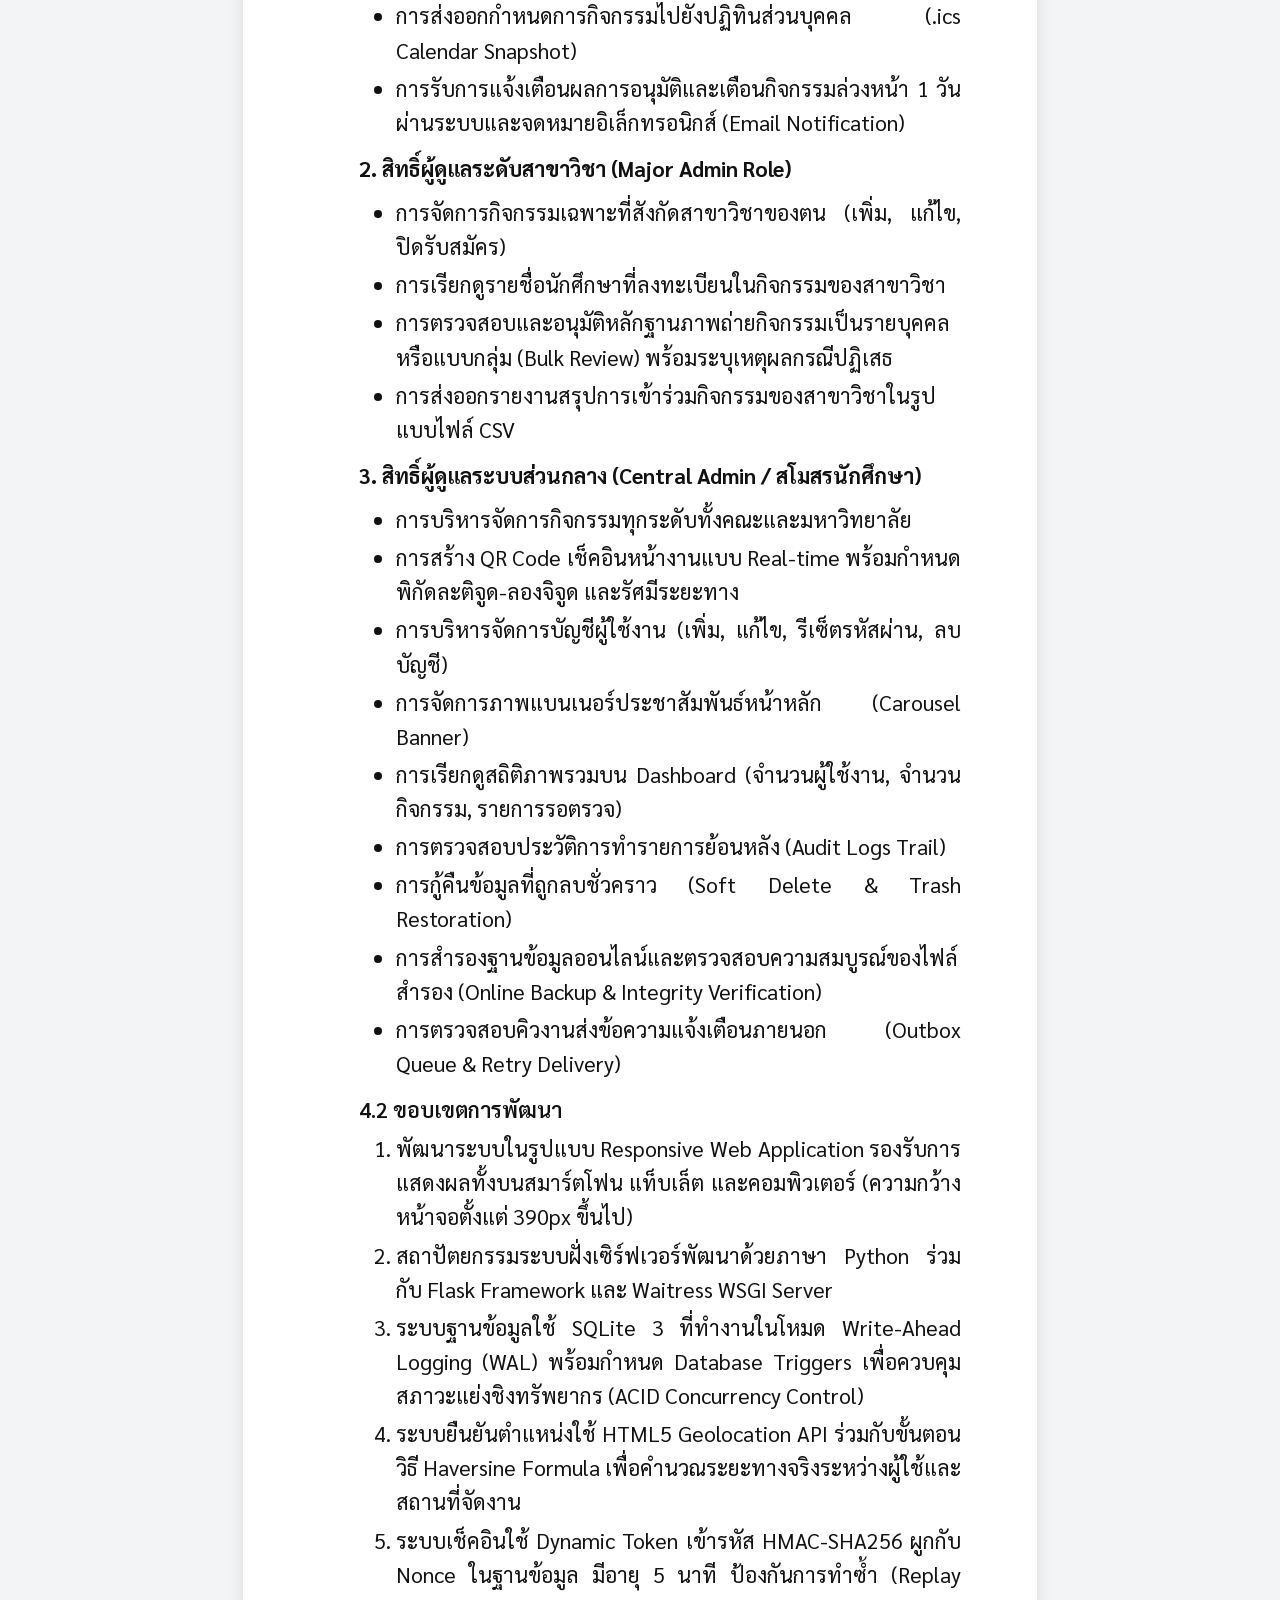
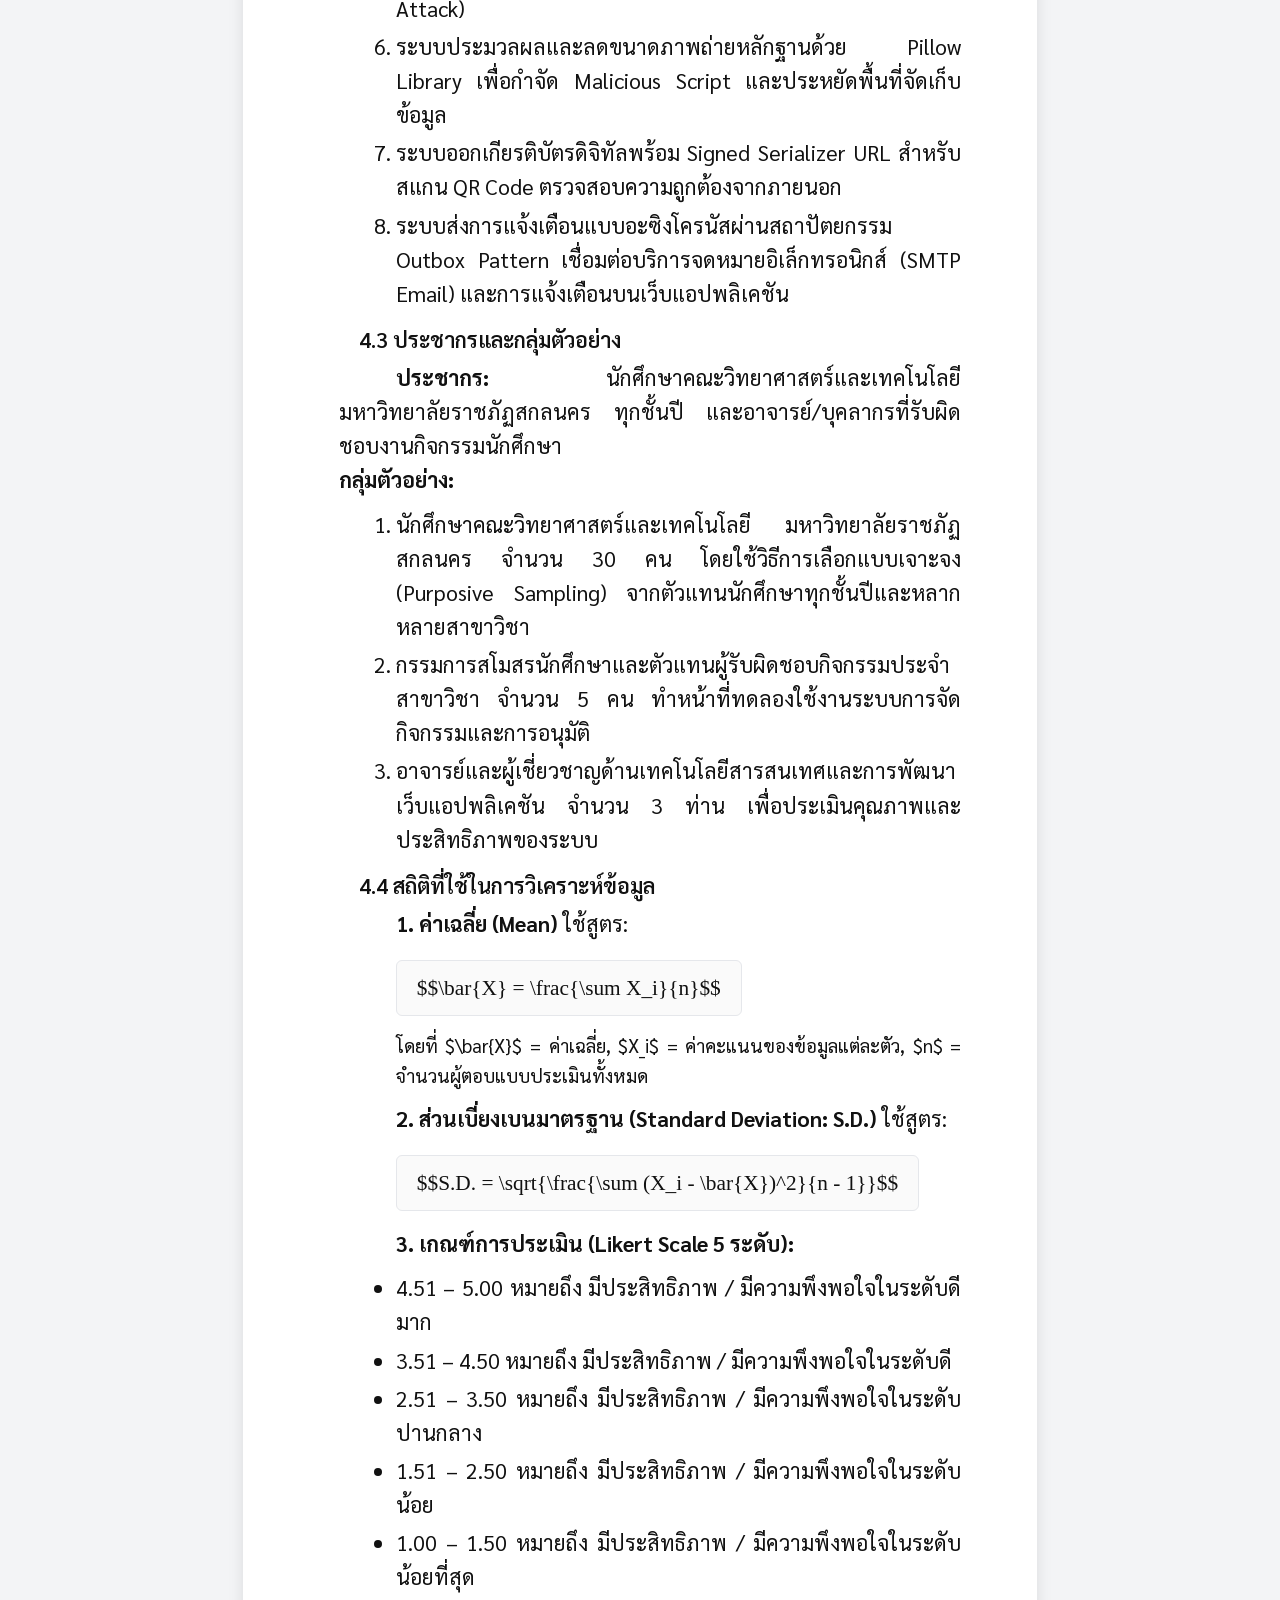
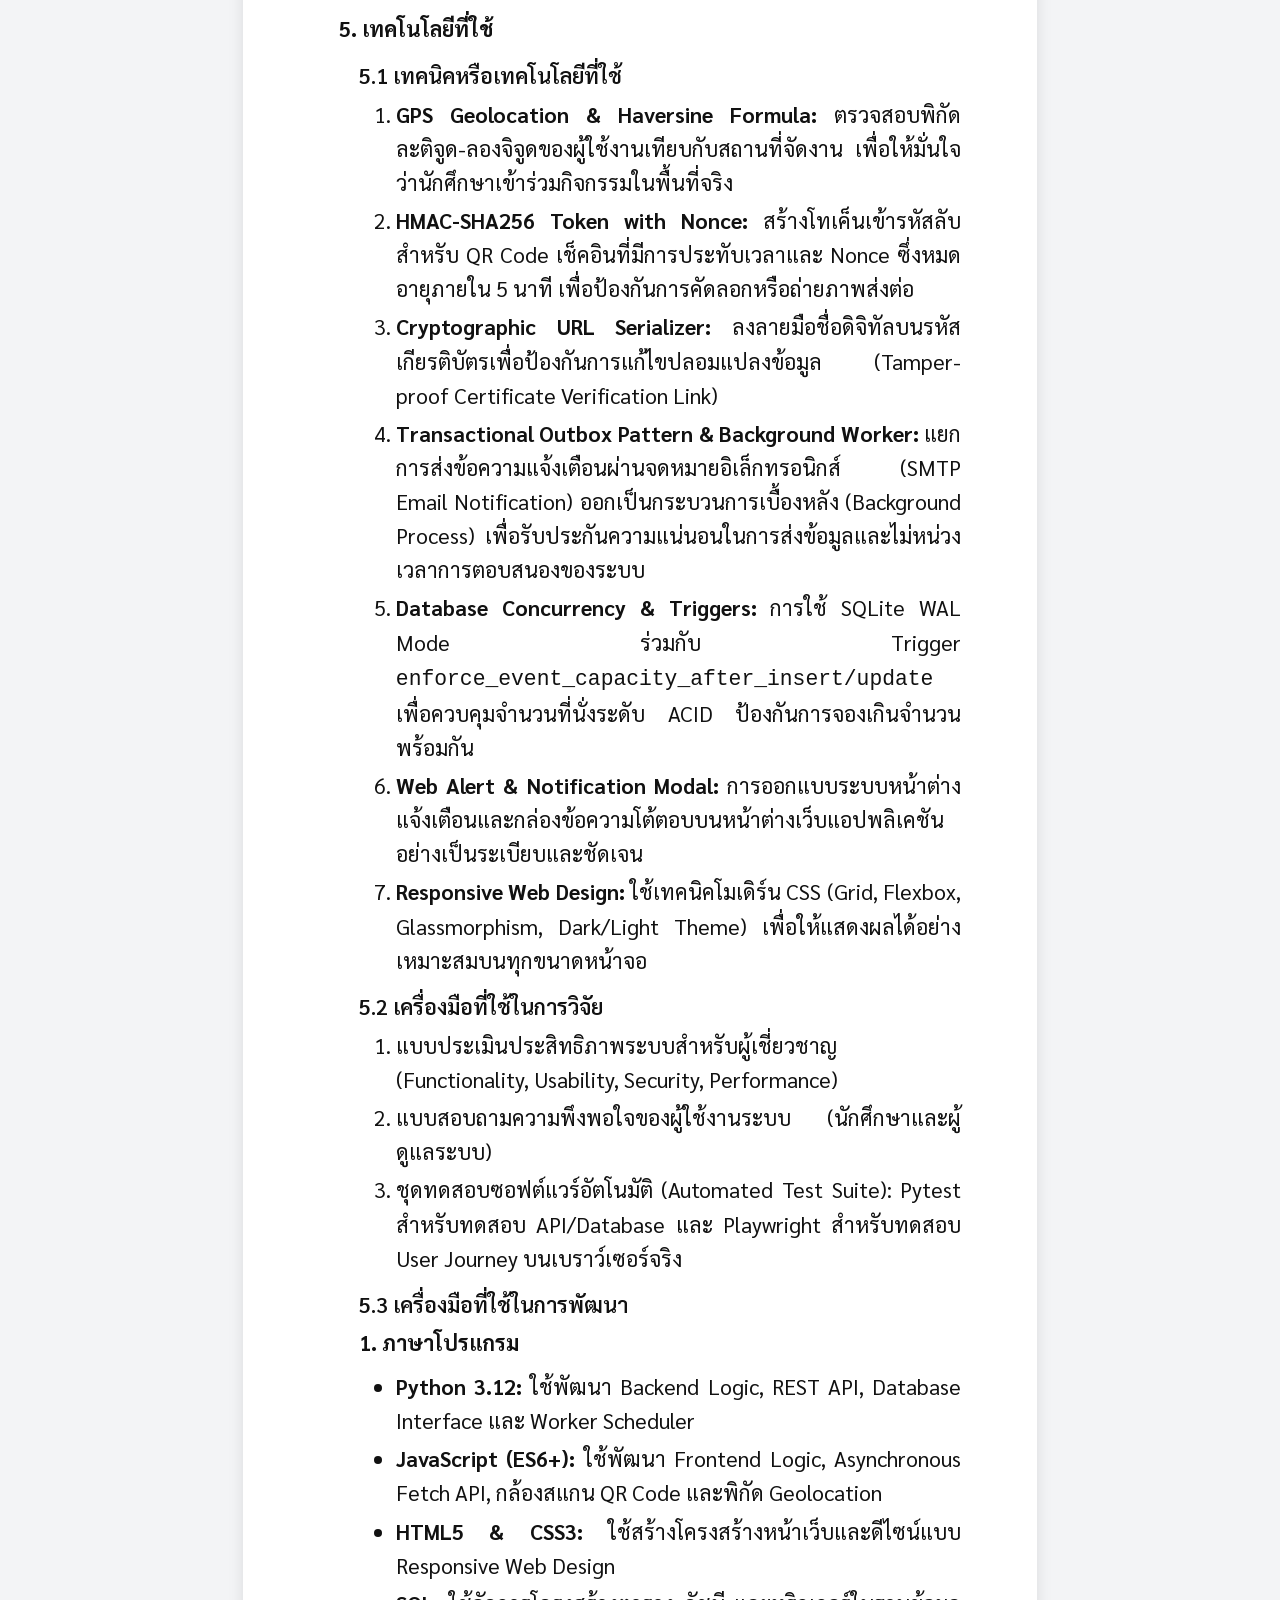
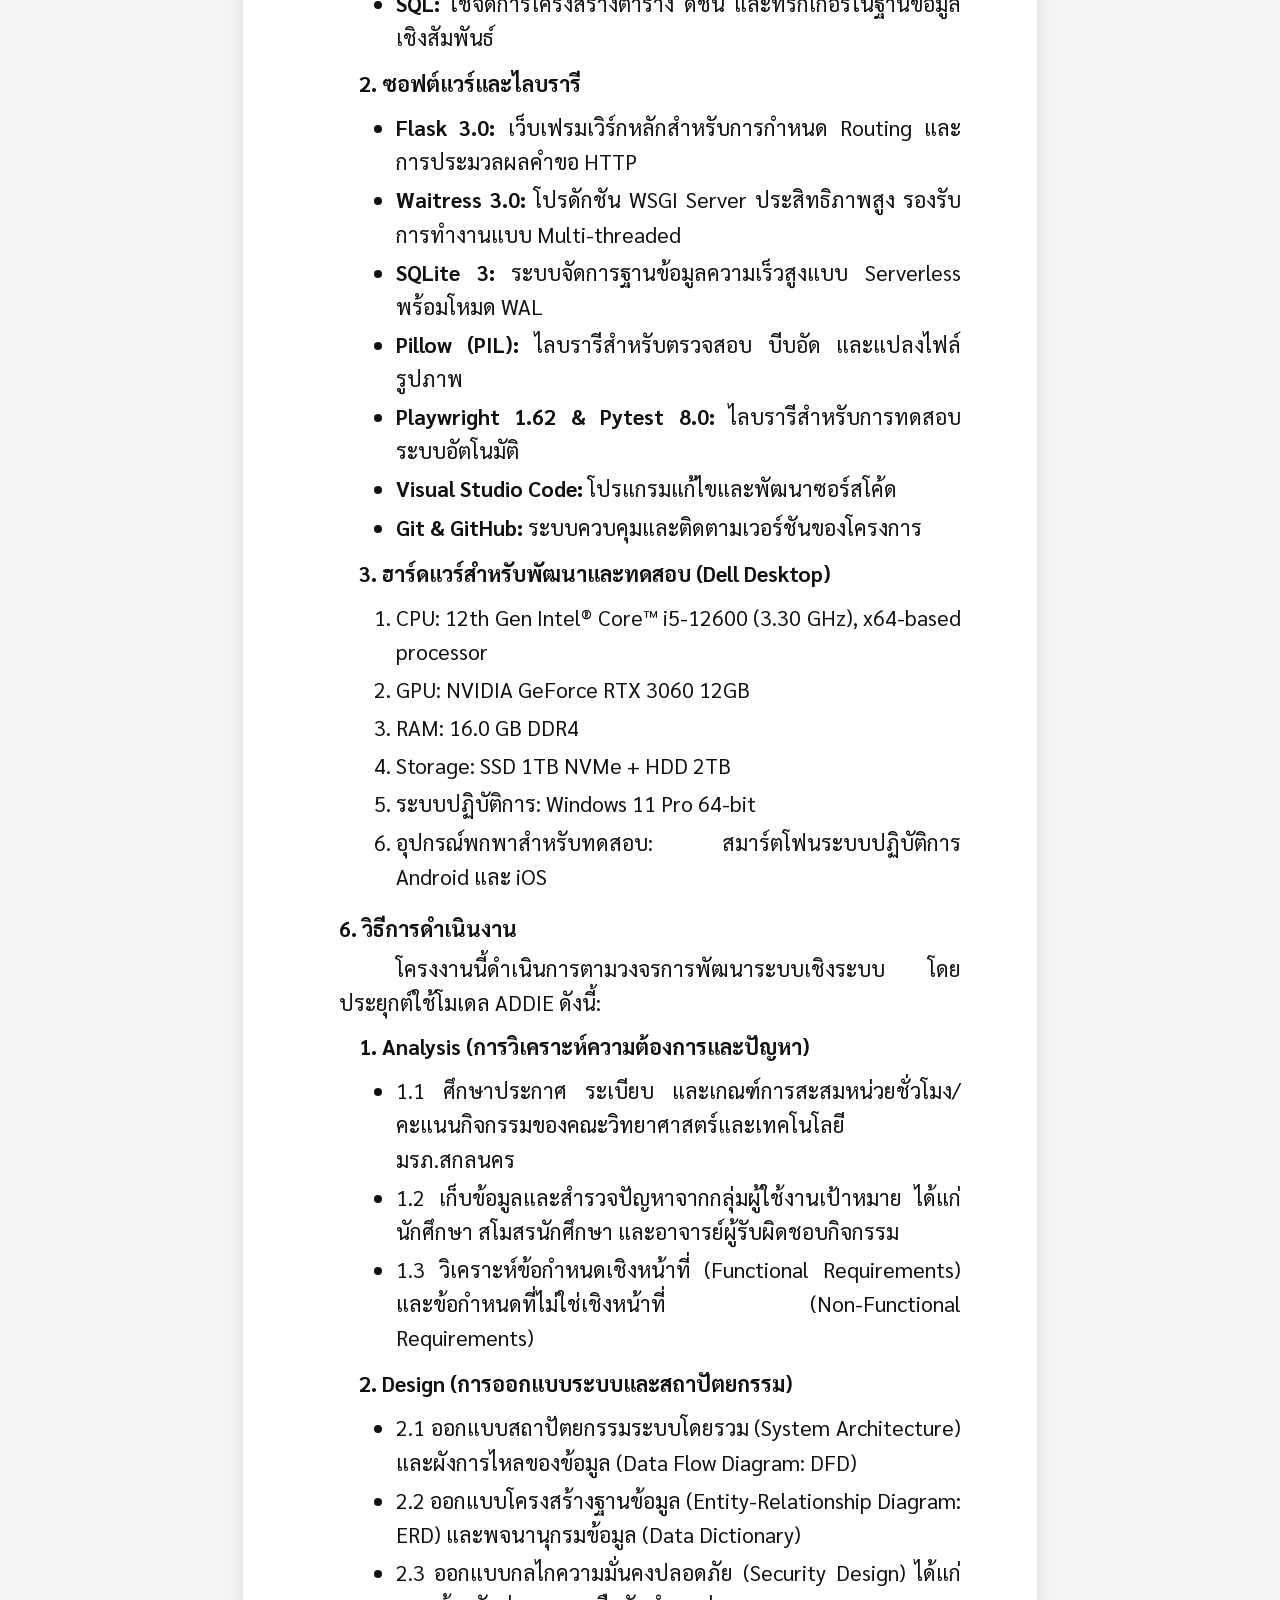
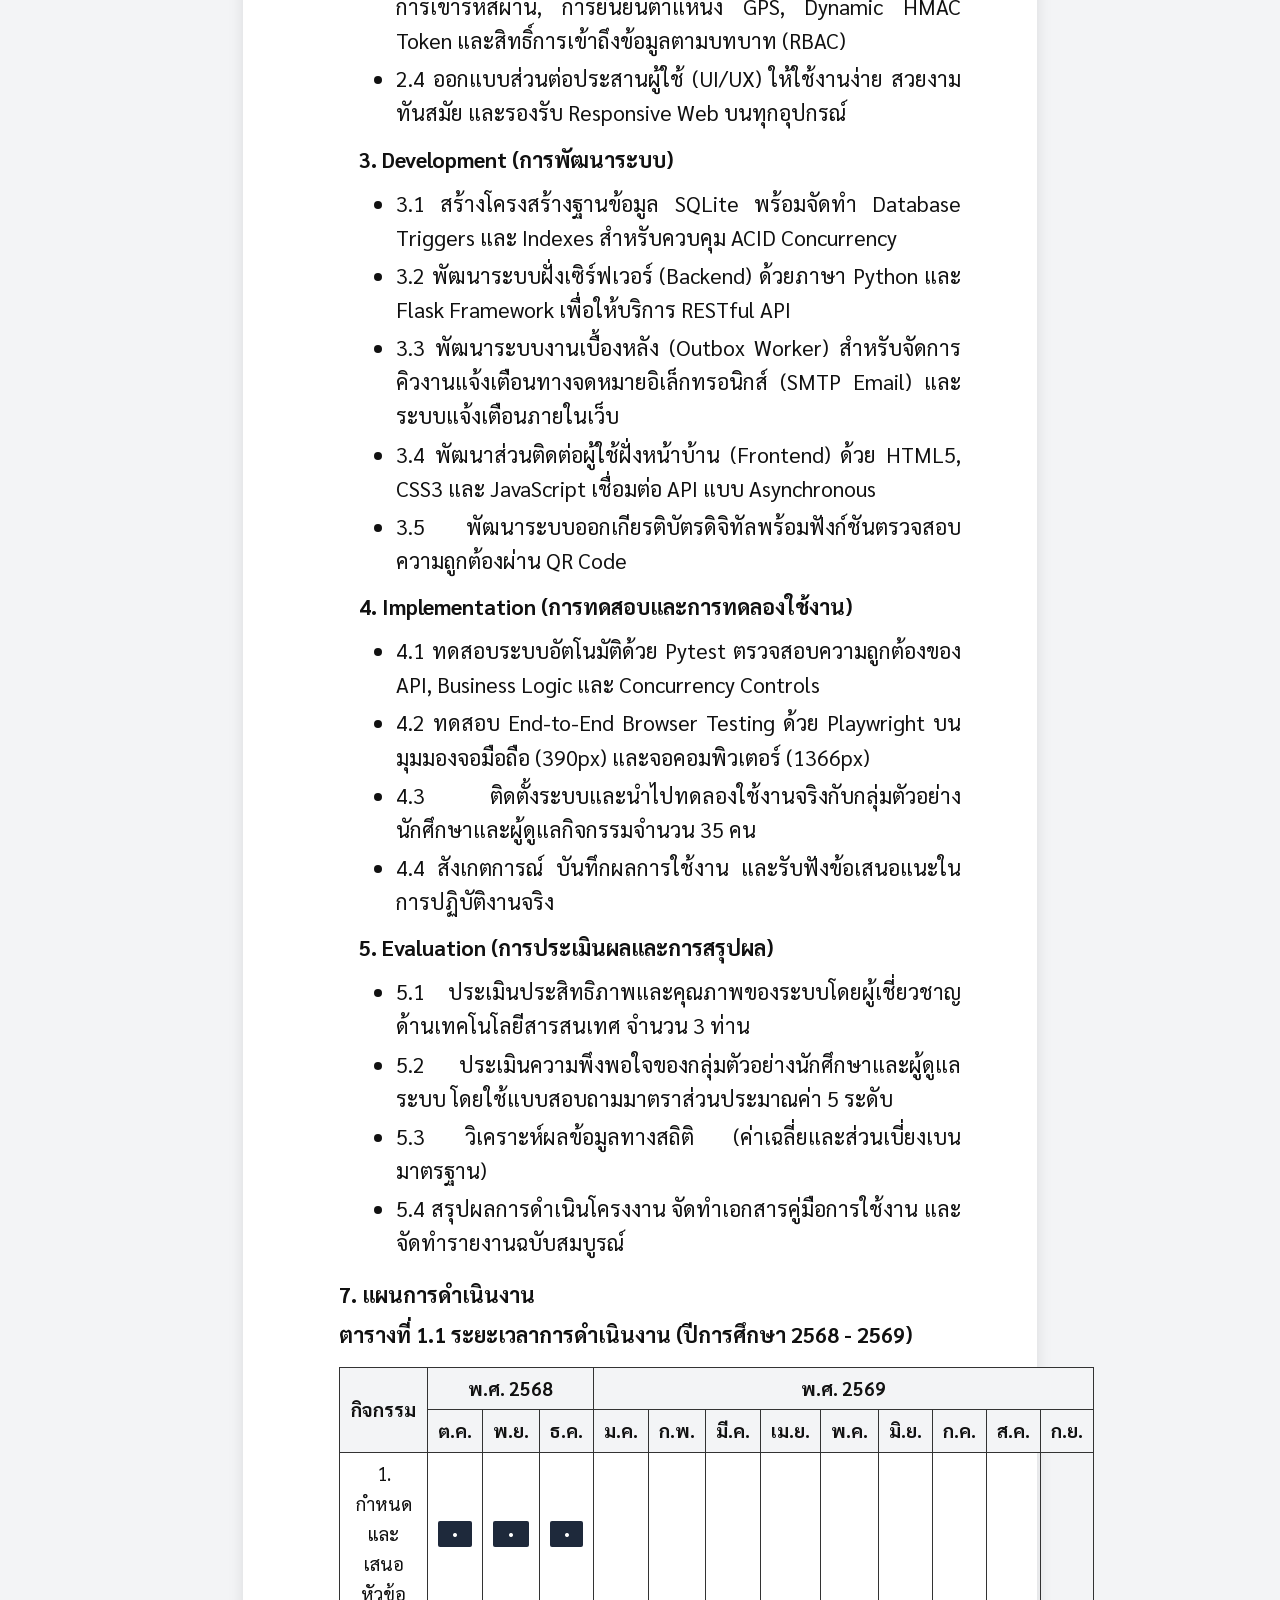
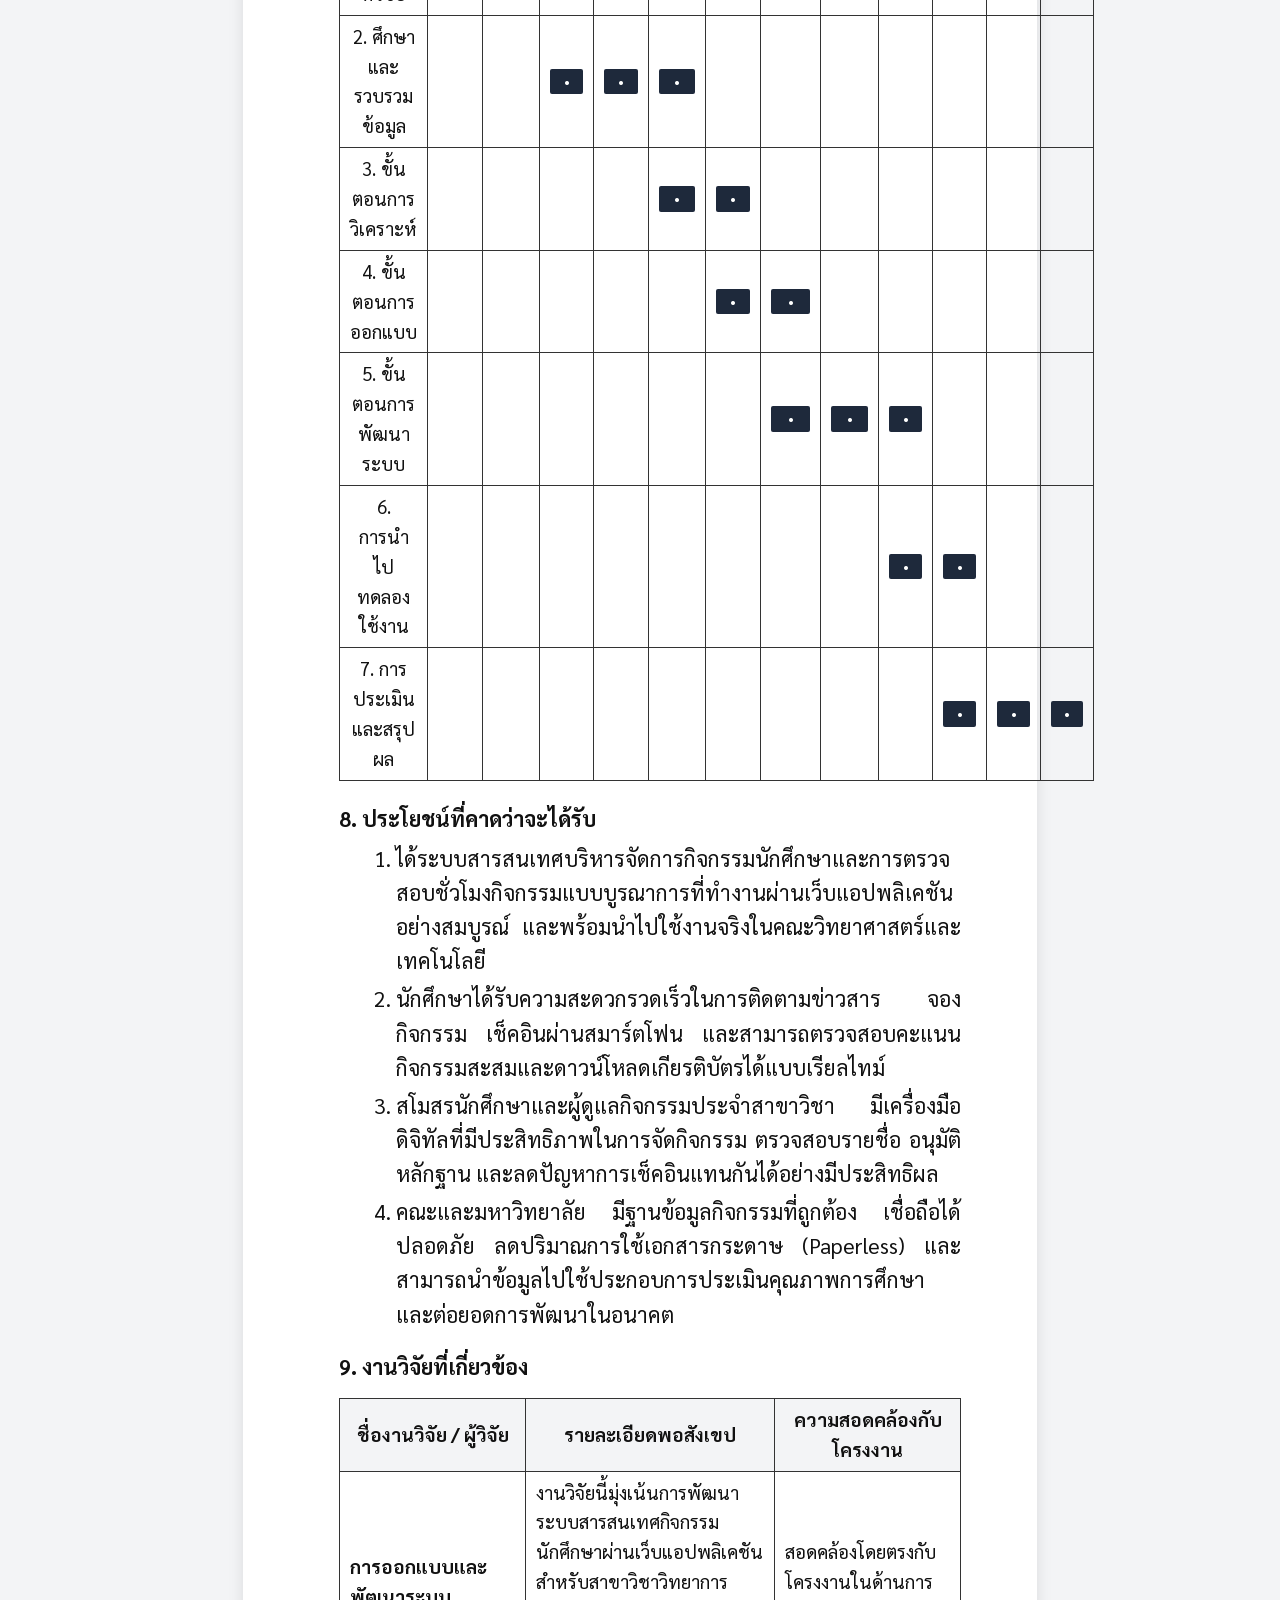
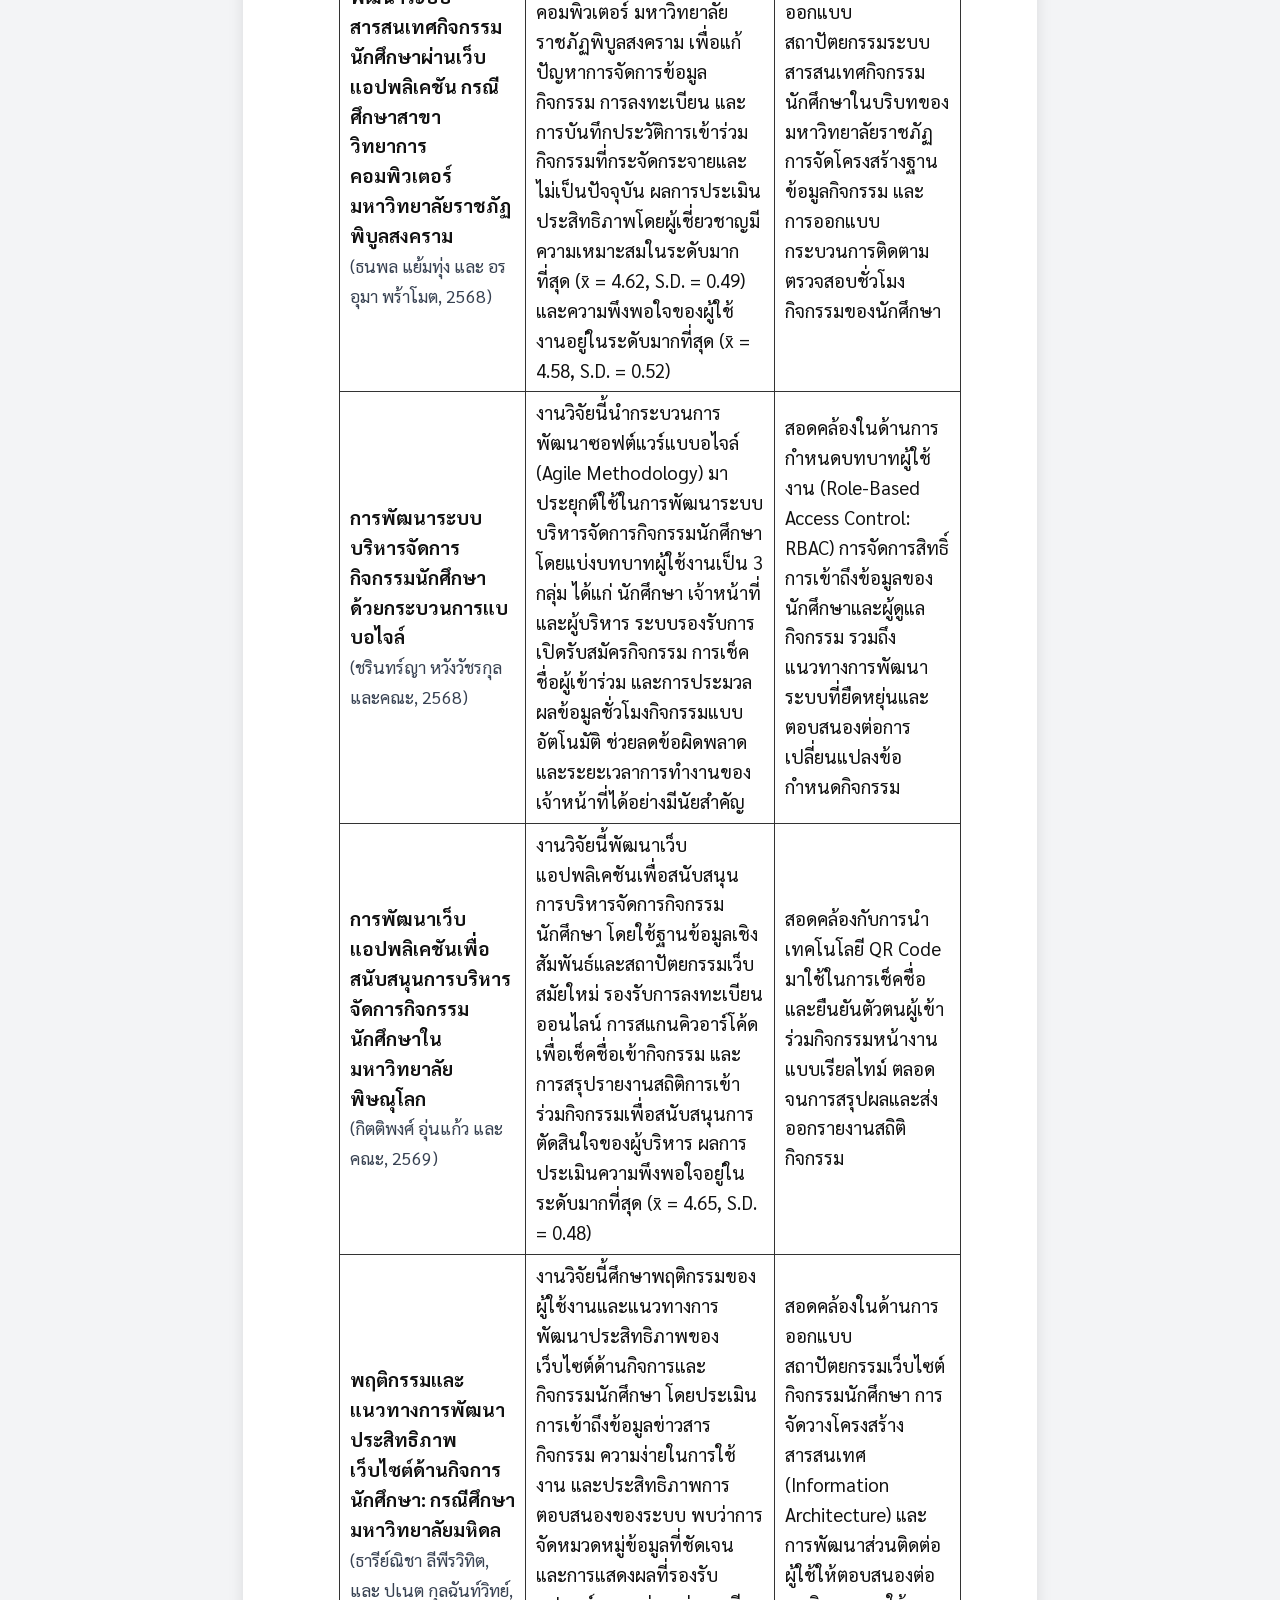
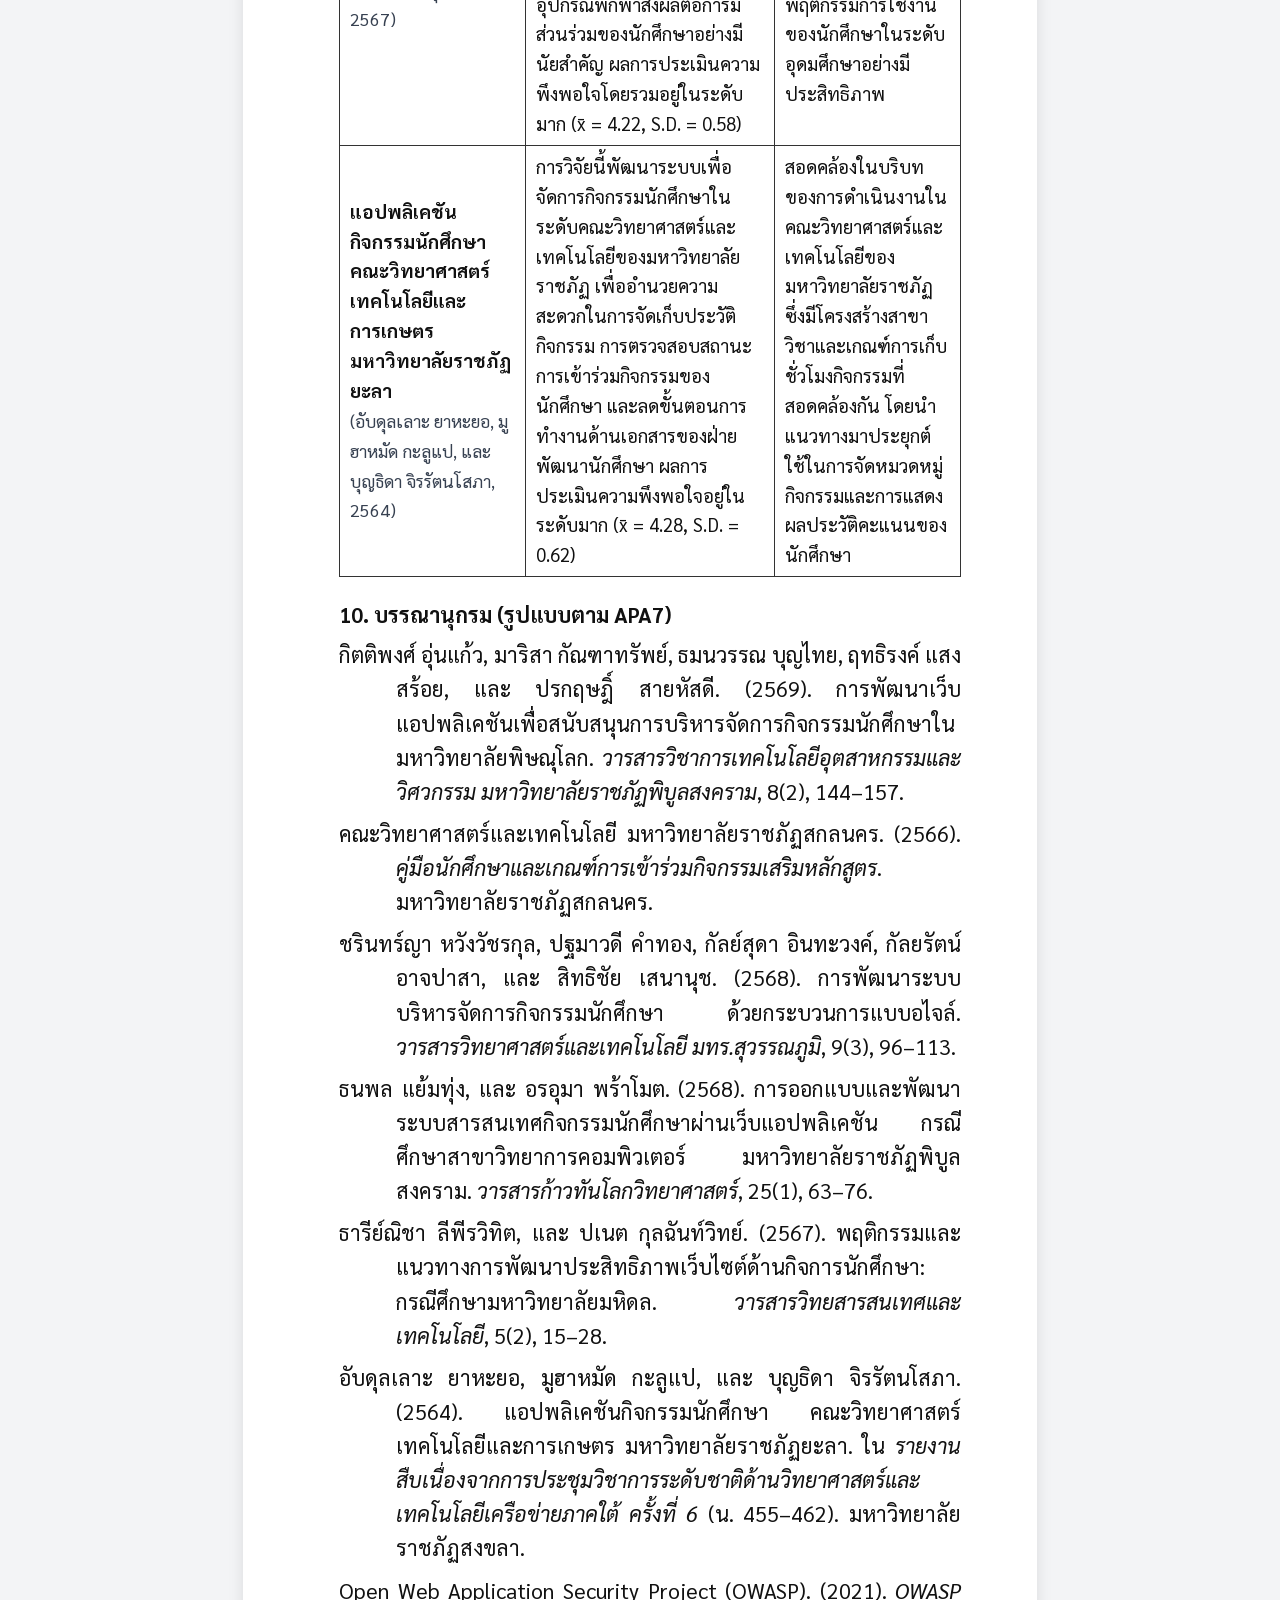
<file: เค้าโครงสัมมนา_ระบบกิจกรรมนักศึกษา.html>
<!DOCTYPE html>
<html lang="th">
<head>
    <meta charset="UTF-8">
    <meta name="viewport" content="width=device-width, initial-scale=1.0">
    <title>แบบเสนอเค้าโครงวิชาสัมมนา - ระบบสารสนเทศบริหารจัดการกิจกรรมนักศึกษา</title>
    <link rel="preconnect" href="https://fonts.googleapis.com">
    <link rel="preconnect" href="https://fonts.gstatic.com" crossorigin>
    <link href="https://fonts.googleapis.com/css2?family=Sarabun:ital,wght@0,300;0,400;0,600;0,700;1,400&display=swap" rel="stylesheet">
    <style>
        @page {
            size: A4 portrait;
            margin: 2.5cm 2cm 2cm 2.54cm;
        }

        * {
            box-sizing: border-box;
        }

        body {
            font-family: 'Sarabun', 'TH Sarabun New', Tahoma, sans-serif;
            font-size: 16pt;
            line-height: 1.6;
            color: #111;
            background-color: #f3f4f6;
            margin: 0;
            padding: 20px 0;
        }

        .paper-container {
            width: 210mm;
            min-height: 297mm;
            padding: 2.5cm 2cm 2cm 2.54cm;
            margin: 0 auto;
            background: #ffffff;
            box-shadow: 0 4px 15px rgba(0, 0, 0, 0.1);
        }

        .no-print-bar {
            width: 210mm;
            margin: 0 auto 15px auto;
            display: flex;
            justify-content: space-between;
            align-items: center;
            background: #1e293b;
            color: #fff;
            padding: 12px 20px;
            border-radius: 8px;
            box-shadow: 0 2px 10px rgba(0,0,0,0.15);
        }

        .btn-print {
            background: #2563eb;
            color: white;
            border: none;
            padding: 8px 18px;
            font-size: 15px;
            font-family: 'Sarabun', sans-serif;
            font-weight: 600;
            border-radius: 6px;
            cursor: pointer;
            transition: all 0.2s;
            display: inline-flex;
            align-items: center;
            gap: 8px;
        }

        .btn-print:hover {
            background: #1d4ed8;
        }

        h1, h2, h3, h4 {
            margin: 0 0 10px 0;
            color: #000;
            font-weight: 700;
        }

        .doc-header {
            text-align: center;
            margin-bottom: 25px;
        }

        .doc-header .doc-title {
            font-size: 18pt;
            font-weight: 700;
        }

        .doc-header .doc-subtitle {
            font-size: 16pt;
            font-weight: 600;
            margin-top: 5px;
        }

        .section-title {
            font-size: 16pt;
            font-weight: 700;
            margin-top: 18px;
            margin-bottom: 6px;
        }

        .sub-section-title {
            font-size: 16pt;
            font-weight: 600;
            margin-top: 12px;
            margin-bottom: 4px;
            padding-left: 20px;
        }

        p {
            margin: 0 0 10px 0;
            text-align: justify;
            text-justify: inter-cluster;
        }

        .indent-p {
            text-indent: 1.5cm;
        }

        ol, ul {
            margin: 5px 0 12px 0;
            padding-left: 1.5cm;
        }

        li {
            margin-bottom: 4px;
            text-align: justify;
        }

        .formula-box {
            background: #fafafa;
            border: 1px solid #e5e7eb;
            border-radius: 6px;
            padding: 10px 20px;
            margin: 10px 0 15px 1.5cm;
            display: inline-block;
            font-family: 'Times New Roman', 'Sarabun', serif;
        }

        table.academic-table {
            width: 100%;
            border-collapse: collapse;
            margin: 15px 0 20px 0;
            font-size: 14pt;
        }

        table.academic-table th, table.academic-table td {
            border: 1px solid #333;
            padding: 6px 10px;
            vertical-align: middle;
        }

        table.academic-table th {
            background-color: #f3f4f6;
            font-weight: 700;
            text-align: center;
        }

        .text-center { text-align: center; }
        .text-left { text-align: left; }
        .text-right { text-align: right; }

        .gantt-table {
            font-size: 12pt;
        }

        .gantt-table th, .gantt-table td {
            padding: 4px 6px;
            text-align: center;
        }

        .gantt-bar {
            background-color: #1e293b;
            color: #fff;
            font-size: 10pt;
            border-radius: 2px;
            padding: 2px 0;
        }

        .page-break {
            page-break-before: always;
            break-before: page;
        }

        @media print {
            body {
                background: none;
                padding: 0;
            }

            .no-print-bar {
                display: none !important;
            }

            .paper-container {
                width: 100%;
                min-height: auto;
                box-shadow: none;
                padding: 0;
                margin: 0;
            }
        }
    </style>
</head>
<body>

    <div class="no-print-bar">
        <div>
            <strong>แบบเสนอเค้าโครงสัมมนา</strong> &bull; ระบบกิจกรรมนักศึกษา คณะวิทยาศาสตร์และเทคโนโลยี มรภ.สกลนคร
        </div>
        <button class="btn-print" onclick="window.print()">
            <svg width="18" height="18" fill="none" stroke="currentColor" stroke-width="2" viewBox="0 0 24 24"><path d="M6 9V2h12v7M6 18H4a2 2 0 01-2-2v-5a2 2 0 012-2h16a2 2 0 012 2v5a2 2 0 01-2 2h-2m-4 0v4H8v-4h8zM14 4h2M14 7h2"></path></svg>
            พิมพ์เอกสาร / บันทึกเป็น PDF
        </button>
    </div>

    <div class="paper-container">

        <!-- HEADER -->
        <div class="doc-header">
            <div class="doc-title">แบบเสนอเค้าโครงวิชาสัมมนาด้านเทคโนโลยีคอมพิวเตอร์และดิจิทัล</div>
            <div class="doc-subtitle">ปีการศึกษา 1/ 2569</div>
        </div>

        <!-- 1. ชื่องาน -->
        <div class="section-title">1. ชื่องาน</div>
        <p class="indent-p">
            <strong>ภาษาไทย:</strong> การพัฒนาระบบสารสนเทศบริหารจัดการกิจกรรมนักศึกษาและการตรวจสอบชั่วโมงกิจกรรม คณะวิทยาศาสตร์และเทคโนโลยี มหาวิทยาลัยราชภัฏสกลนคร<br>
            <strong>ภาษาอังกฤษ:</strong> Development of Student Activity Management and Activity Hours Verification Information System, Faculty of Science and Technology, Sakon Nakhon Rajabhat University
        </p>

        <!-- 2. ผู้เสนอโครงงาน -->
        <div class="section-title">2. ผู้เสนอโครงงาน</div>
        <p class="indent-p">
            <strong>ชื่อ-สกุล:</strong> นาย กฤษฎา ศรีคิลิน &nbsp;&nbsp;&nbsp;&nbsp; <strong>รหัสประจำตัว:</strong> 67102122111<br>
            <strong>หลักสูตร:</strong> เทคโนโลยีคอมพิวเตอร์และดิจิทัล คณะวิทยาศาสตร์และเทคโนโลยี มหาวิทยาลัยราชภัฏสกลนคร
        </p>

        <p class="indent-p">
            กิจกรรมนักศึกษาถือเป็นกลไกสำคัญในการพัฒนานักศึกษาตามกรอบมาตรฐานคุณวุฒิระดับอุดมศึกษาแห่งชาติ โดยมีบทบาทในการปลูกฝังวินัย ภาวะผู้นำ จิตสาธารณะ ความสามัคคี ตลอดจนการเสริมสร้างทักษะทางสังคม (Soft Skills) ที่จำเป็นต่อการประกอบอาชีพในอนาคต คณะวิทยาศาสตร์และเทคโนโลยี มหาวิทยาลัยราชภัฏสกลนคร ได้กำหนดให้นักศึกษาทุกคนต้องเข้าร่วมกิจกรรมเสริมหลักสูตรและสะสมหน่วยชั่วโมงกิจกรรมให้ครบถ้วนตามเกณฑ์เพื่อเป็นเงื่อนไขประกอบการสำเร็จการศึกษา
        </p>

        <p class="indent-p">
            อย่างไรก็ตาม จากการศึกษาสภาพการดำเนินงานในปัจจุบัน พบว่ากระบวนการบริหารจัดการกิจกรรมยังคงอาศัยรูปแบบดั้งเดิมที่ก่อให้เกิดปัญหาหลายด้าน ประการแรก การประชาสัมพันธ์และการรับสมัครผ่านเอกสารหรือฟอร์มออนไลน์ทั่วไปขาดการเชื่อมโยงฐานข้อมูลส่วนกลาง ทำให้ไม่สามารถควบคุมจำนวนผู้เข้าร่วมให้พอดีกับความจุของสถานที่จัดงานได้อย่างแท้จริง ประการที่สอง การเช็คอินหน้างานด้วยการเซ็นชื่อบนกระดาษก่อให้เกิดความล่าช้า แถวยาวสะสม และมีความเสี่ยงสูงต่อการลงชื่อแทนกัน (Proxy Attendance) ประการที่สาม การส่งหลักฐานภาพถ่ายมีความกระจัดกระจาย อาจารย์และเจ้าหน้าที่ต้องเสียเวลาตรวจสอบเอกสารจำนวนมากแบบแมนนวล ส่งผลให้นักศึกษาไม่ทราบสถานะคะแนนสะสมแบบเรียลไทม์ และมักพบปัญหาคะแนนไม่ครบก่อนสำเร็จการศึกษา ประการที่สี่ เกียรติบัตรยังออกในรูปแบบกระดาษหรือไฟล์ภาพทั่วไปที่ขาดระบบการตรวจสอบความถูกต้องแบบดิจิทัล ทำให้มีความเสี่ยงต่อการปลอมแปลง และประการสุดท้าย ขาดระบบแจ้งเตือนกำหนดการกิจกรรมล่วงหน้าแบบเจาะจงบุคคล ทำให้นักศึกษาพลาดกิจกรรมสำคัญ
        </p>

        <p class="indent-p">
            โครงงานนี้จึงมีเป้าหมายในการพัฒนาระบบสารสนเทศบริหารจัดการกิจกรรมนักศึกษาและการตรวจสอบชั่วโมงกิจกรรมแบบบูรณาการ คณะวิทยาศาสตร์และเทคโนโลยี มหาวิทยาลัยราชภัฏสกลนคร (SNRU SciTech Activity System) ในรูปแบบเว็บแอปพลิเคชันที่รองรับการใช้งานบนทุกอุปกรณ์ โดยนำเทคโนโลยีระบุพิกัดตำแหน่งทางภูมิศาสตร์ (GPS Geolocation ร่วมกับขั้นตอนวิธี Haversine) ควบคู่กับรหัสคิวอาร์แบบใช้ครั้งเดียวที่มีการลงลายมือชื่อดิจิทัล (Dynamic HMAC-SHA256 Token) เพื่อเช็คอินหน้างานอย่างแม่นยำ ป้องกันการทุจริต พร้อมทั้งพัฒนาระบบคิวสำรองอัตโนมัติ (Waitlist Queue), ระบบตรวจสอบและบีบอัดภาพหลักฐานที่ปลอดภัย, ระบบเกียรติบัตรดิจิทัลพร้อม QR Code ตรวจสอบความถูกต้อง และระบบแจ้งเตือนผ่านจดหมายอิเล็กทรอนิกส์ (Email Notification) พร้อมระบบแจ้งเตือนผ่านเว็บแอปพลิเคชัน ซึ่งจะช่วยเพิ่มประสิทธิภาพในการบริหารงาน ลดภาระงานของผู้ดูแล และอำนวยความสะดวกแก่นักศึกษาอย่างมีประสิทธิผล
        </p>

        <!-- 3. วัตถุประสงค์ -->
        <div class="section-title">3. วัตถุประสงค์ของโครงงาน</div>
        <ol>
            <li>เพื่อออกแบบและพัฒนาระบบสารสนเทศบริหารจัดการกิจกรรมนักศึกษาและการตรวจสอบชั่วโมงกิจกรรม คณะวิทยาศาสตร์และเทคโนโลยี มหาวิทยาลัยราชภัฏสกลนคร</li>
            <li>เพื่อประเมินประสิทธิภาพการทำงานของระบบสารสนเทศบริหารจัดการกิจกรรมนักศึกษาและการตรวจสอบชั่วโมงกิจกรรม โดยผู้เชี่ยวชาญด้านเทคโนโลยีสารสนเทศ</li>
            <li>เพื่อศึกษาความพึงพอใจของนักศึกษาและบุคลากรผู้ใช้งานที่มีต่อระบบสารสนเทศบริหารจัดการกิจกรรมนักศึกษาและการตรวจสอบชั่วโมงกิจกรรม</li>
        </ol>

        <!-- 4. ขอบเขต -->
        <div class="section-title">4. ขอบเขตของโครงงาน</div>
        
        <div class="sub-section-title">4.1 ขอบเขตเนื้อหาและฟังก์ชันการทำงาน</div>
        <p class="indent-p">
            ระบบถูกออกแบบตามสิทธิ์การใช้งาน (Role-based Access Control) โดยครอบคลุม 3 กลุ่มผู้ใช้หลัก ดังนี้:
        </p>
        <p style="padding-left: 20px;"><strong>1. สิทธิ์นักศึกษา (Student Role)</strong></p>
        <ul>
            <li>การลงทะเบียนเข้าสู่ระบบ ยืนยันตัวตน และจัดการข้อมูลโปรไฟล์ส่วนบุคคล</li>
            <li>การค้นหาและเรียกดูรายละเอียดกิจกรรมบนปฏิทินกิจกรรมคณะแบบ Interactive</li>
            <li>การจองสิทธิ์เข้าร่วมกิจกรรมล่วงหน้า พร้อมระบบจัดสรรคิวสำรองอัตโนมัติ (Waitlist)</li>
            <li>การเช็คอินหน้างานด้วยสมาร์ตโฟนผ่านการสแกน QR Code ควบคู่กับการตรวจสอบพิกัด GPS Geolocation ในรัศมีสถานที่จริง</li>
            <li>การส่งภาพถ่ายหลักฐานการเข้าร่วมกิจกรรม และการส่งซ้ำกรณีถูกปฏิเสธ</li>
            <li>การตรวจสอบคะแนนกิจกรรมสะสมที่ได้รับการอนุมัติแล้ว และคะแนนที่อยู่ระหว่างรอตรวจสอบ</li>
            <li>การเข้าถึงเกียรติบัตรดิจิทัล และการดาวน์โหลดเกียรติบัตรที่มีรหัสตรวจสอบ</li>
            <li>การส่งออกกำหนดการกิจกรรมไปยังปฏิทินส่วนบุคคล (.ics Calendar Snapshot)</li>
            <li>การรับการแจ้งเตือนผลการอนุมัติและเตือนกิจกรรมล่วงหน้า 1 วัน ผ่านระบบและจดหมายอิเล็กทรอนิกส์ (Email Notification)</li>
        </ul>

        <p style="padding-left: 20px;"><strong>2. สิทธิ์ผู้ดูแลระดับสาขาวิชา (Major Admin Role)</strong></p>
        <ul>
            <li>การจัดการกิจกรรมเฉพาะที่สังกัดสาขาวิชาของตน (เพิ่ม, แก้ไข, ปิดรับสมัคร)</li>
            <li>การเรียกดูรายชื่อนักศึกษาที่ลงทะเบียนในกิจกรรมของสาขาวิชา</li>
            <li>การตรวจสอบและอนุมัติหลักฐานภาพถ่ายกิจกรรมเป็นรายบุคคลหรือแบบกลุ่ม (Bulk Review) พร้อมระบุเหตุผลกรณีปฏิเสธ</li>
            <li>การส่งออกรายงานสรุปการเข้าร่วมกิจกรรมของสาขาวิชาในรูปแบบไฟล์ CSV</li>
        </ul>

        <p style="padding-left: 20px;"><strong>3. สิทธิ์ผู้ดูแลระบบส่วนกลาง (Central Admin / สโมสรนักศึกษา)</strong></p>
        <ul>
            <li>การบริหารจัดการกิจกรรมทุกระดับทั้งคณะและมหาวิทยาลัย</li>
            <li>การสร้าง QR Code เช็คอินหน้างานแบบ Real-time พร้อมกำหนดพิกัดละติจูด-ลองจิจูด และรัศมีระยะทาง</li>
            <li>การบริหารจัดการบัญชีผู้ใช้งาน (เพิ่ม, แก้ไข, รีเซ็ตรหัสผ่าน, ลบบัญชี)</li>
            <li>การจัดการภาพแบนเนอร์ประชาสัมพันธ์หน้าหลัก (Carousel Banner)</li>
            <li>การเรียกดูสถิติภาพรวมบน Dashboard (จำนวนผู้ใช้งาน, จำนวนกิจกรรม, รายการรอตรวจ)</li>
            <li>การตรวจสอบประวัติการทำรายการย้อนหลัง (Audit Logs Trail)</li>
            <li>การกู้คืนข้อมูลที่ถูกลบชั่วคราว (Soft Delete & Trash Restoration)</li>
            <li>การสำรองฐานข้อมูลออนไลน์และตรวจสอบความสมบูรณ์ของไฟล์สำรอง (Online Backup & Integrity Verification)</li>
            <li>การตรวจสอบคิวงานส่งข้อความแจ้งเตือนภายนอก (Outbox Queue & Retry Delivery)</li>
        </ul>

        <div class="sub-section-title">4.2 ขอบเขตการพัฒนา</div>
        <ol>
            <li>พัฒนาระบบในรูปแบบ Responsive Web Application รองรับการแสดงผลทั้งบนสมาร์ตโฟน แท็บเล็ต และคอมพิวเตอร์ (ความกว้างหน้าจอตั้งแต่ 390px ขึ้นไป)</li>
            <li>สถาปัตยกรรมระบบฝั่งเซิร์ฟเวอร์พัฒนาด้วยภาษา Python ร่วมกับ Flask Framework และ Waitress WSGI Server</li>
            <li>ระบบฐานข้อมูลใช้ SQLite 3 ที่ทำงานในโหมด Write-Ahead Logging (WAL) พร้อมกำหนด Database Triggers เพื่อควบคุมสภาวะแย่งชิงทรัพยากร (ACID Concurrency Control)</li>
            <li>ระบบยืนยันตำแหน่งใช้ HTML5 Geolocation API ร่วมกับขั้นตอนวิธี Haversine Formula เพื่อคำนวณระยะทางจริงระหว่างผู้ใช้และสถานที่จัดงาน</li>
            <li>ระบบเช็คอินใช้ Dynamic Token เข้ารหัส HMAC-SHA256 ผูกกับ Nonce ในฐานข้อมูล มีอายุ 5 นาที ป้องกันการทำซ้ำ (Replay Attack)</li>
            <li>ระบบประมวลผลและลดขนาดภาพถ่ายหลักฐานด้วย Pillow Library เพื่อกำจัด Malicious Script และประหยัดพื้นที่จัดเก็บข้อมูล</li>
            <li>ระบบออกเกียรติบัตรดิจิทัลพร้อม Signed Serializer URL สำหรับสแกน QR Code ตรวจสอบความถูกต้องจากภายนอก</li>
            <li>ระบบส่งการแจ้งเตือนแบบอะซิงโครนัสผ่านสถาปัตยกรรม Outbox Pattern เชื่อมต่อบริการจดหมายอิเล็กทรอนิกส์ (SMTP Email) และการแจ้งเตือนบนเว็บแอปพลิเคชัน</li>
        </ol>

        <div class="sub-section-title">4.3 ประชากรและกลุ่มตัวอย่าง</div>
        <p class="indent-p">
            <strong>ประชากร:</strong> นักศึกษาคณะวิทยาศาสตร์และเทคโนโลยี มหาวิทยาลัยราชภัฏสกลนคร ทุกชั้นปี และอาจารย์/บุคลากรที่รับผิดชอบงานกิจกรรมนักศึกษา<br>
            <strong>กลุ่มตัวอย่าง:</strong>
        </p>
        <ol>
            <li>นักศึกษาคณะวิทยาศาสตร์และเทคโนโลยี มหาวิทยาลัยราชภัฏสกลนคร จำนวน 30 คน โดยใช้วิธีการเลือกแบบเจาะจง (Purposive Sampling) จากตัวแทนนักศึกษาทุกชั้นปีและหลากหลายสาขาวิชา</li>
            <li>กรรมการสโมสรนักศึกษาและตัวแทนผู้รับผิดชอบกิจกรรมประจำสาขาวิชา จำนวน 5 คน ทำหน้าที่ทดลองใช้งานระบบการจัดกิจกรรมและการอนุมัติ</li>
            <li>อาจารย์และผู้เชี่ยวชาญด้านเทคโนโลยีสารสนเทศและการพัฒนาเว็บแอปพลิเคชัน จำนวน 3 ท่าน เพื่อประเมินคุณภาพและประสิทธิภาพของระบบ</li>
        </ol>

        <div class="sub-section-title">4.4 สถิติที่ใช้ในการวิเคราะห์ข้อมูล</div>
        <p class="indent-p">
            <strong>1. ค่าเฉลี่ย (Mean)</strong> ใช้สูตร:
        </p>
        <div class="formula-box">
            $$\bar{X} = \frac{\sum X_i}{n}$$
        </div>
        <p style="padding-left: 1.5cm; font-size: 14pt;">
            โดยที่ $\bar{X}$ = ค่าเฉลี่ย, $X_i$ = ค่าคะแนนของข้อมูลแต่ละตัว, $n$ = จำนวนผู้ตอบแบบประเมินทั้งหมด
        </p>

        <p class="indent-p">
            <strong>2. ส่วนเบี่ยงเบนมาตรฐาน (Standard Deviation: S.D.)</strong> ใช้สูตร:
        </p>
        <div class="formula-box">
            $$S.D. = \sqrt{\frac{\sum (X_i - \bar{X})^2}{n - 1}}$$
        </div>

        <p class="indent-p">
            <strong>3. เกณฑ์การประเมิน (Likert Scale 5 ระดับ):</strong>
        </p>
        <ul>
            <li>4.51 – 5.00 หมายถึง มีประสิทธิภาพ / มีความพึงพอใจในระดับดีมาก</li>
            <li>3.51 – 4.50 หมายถึง มีประสิทธิภาพ / มีความพึงพอใจในระดับดี</li>
            <li>2.51 – 3.50 หมายถึง มีประสิทธิภาพ / มีความพึงพอใจในระดับปานกลาง</li>
            <li>1.51 – 2.50 หมายถึง มีประสิทธิภาพ / มีความพึงพอใจในระดับน้อย</li>
            <li>1.00 – 1.50 หมายถึง มีประสิทธิภาพ / มีความพึงพอใจในระดับน้อยที่สุด</li>
        </ul>

        <!-- 5. เทคโนโลยีที่ใช้ -->
        <div class="section-title">5. เทคโนโลยีที่ใช้</div>
        
        <div class="sub-section-title">5.1 เทคนิคหรือเทคโนโลยีที่ใช้</div>
        <ol>
            <li><strong>GPS Geolocation & Haversine Formula:</strong> ตรวจสอบพิกัดละติจูด-ลองจิจูดของผู้ใช้งานเทียบกับสถานที่จัดงาน เพื่อให้มั่นใจว่านักศึกษาเข้าร่วมกิจกรรมในพื้นที่จริง</li>
            <li><strong>HMAC-SHA256 Token with Nonce:</strong> สร้างโทเค็นเข้ารหัสลับสำหรับ QR Code เช็คอินที่มีการประทับเวลาและ Nonce ซึ่งหมดอายุภายใน 5 นาที เพื่อป้องกันการคัดลอกหรือถ่ายภาพส่งต่อ</li>
            <li><strong>Cryptographic URL Serializer:</strong> ลงลายมือชื่อดิจิทัลบนรหัสเกียรติบัตรเพื่อป้องกันการแก้ไขปลอมแปลงข้อมูล (Tamper-proof Certificate Verification Link)</li>
            <li><strong>Transactional Outbox Pattern & Background Worker:</strong> แยกการส่งข้อความแจ้งเตือนผ่านจดหมายอิเล็กทรอนิกส์ (SMTP Email Notification) ออกเป็นกระบวนการเบื้องหลัง (Background Process) เพื่อรับประกันความแน่นอนในการส่งข้อมูลและไม่หน่วงเวลาการตอบสนองของระบบ</li>
            <li><strong>Database Concurrency & Triggers:</strong> การใช้ SQLite WAL Mode ร่วมกับ Trigger <code>enforce_event_capacity_after_insert/update</code> เพื่อควบคุมจำนวนที่นั่งระดับ ACID ป้องกันการจองเกินจำนวนพร้อมกัน</li>
            <li><strong>Web Alert & Notification Modal:</strong> การออกแบบระบบหน้าต่างแจ้งเตือนและกล่องข้อความโต้ตอบบนหน้าต่างเว็บแอปพลิเคชันอย่างเป็นระเบียบและชัดเจน</li>
            <li><strong>Responsive Web Design:</strong> ใช้เทคนิคโมเดิร์น CSS (Grid, Flexbox, Glassmorphism, Dark/Light Theme) เพื่อให้แสดงผลได้อย่างเหมาะสมบนทุกขนาดหน้าจอ</li>
        </ol>

        <div class="sub-section-title">5.2 เครื่องมือที่ใช้ในการวิจัย</div>
        <ol>
            <li>แบบประเมินประสิทธิภาพระบบสำหรับผู้เชี่ยวชาญ (Functionality, Usability, Security, Performance)</li>
            <li>แบบสอบถามความพึงพอใจของผู้ใช้งานระบบ (นักศึกษาและผู้ดูแลระบบ)</li>
            <li>ชุดทดสอบซอฟต์แวร์อัตโนมัติ (Automated Test Suite): Pytest สำหรับทดสอบ API/Database และ Playwright สำหรับทดสอบ User Journey บนเบราว์เซอร์จริง</li>
        </ol>

        <div class="sub-section-title">5.3 เครื่องมือที่ใช้ในการพัฒนา</div>
        <p style="padding-left: 20px;"><strong>1. ภาษาโปรแกรม</strong></p>
        <ul>
            <li><strong>Python 3.12:</strong> ใช้พัฒนา Backend Logic, REST API, Database Interface และ Worker Scheduler</li>
            <li><strong>JavaScript (ES6+):</strong> ใช้พัฒนา Frontend Logic, Asynchronous Fetch API, กล้องสแกน QR Code และพิกัด Geolocation</li>
            <li><strong>HTML5 & CSS3:</strong> ใช้สร้างโครงสร้างหน้าเว็บและดีไซน์แบบ Responsive Web Design</li>
            <li><strong>SQL:</strong> ใช้จัดการโครงสร้างตาราง ดัชนี และทริกเกอร์ในฐานข้อมูลเชิงสัมพันธ์</li>
        </ul>

        <p style="padding-left: 20px;"><strong>2. ซอฟต์แวร์และไลบรารี</strong></p>
        <ul>
            <li><strong>Flask 3.0:</strong> เว็บเฟรมเวิร์กหลักสำหรับการกำหนด Routing และการประมวลผลคำขอ HTTP</li>
            <li><strong>Waitress 3.0:</strong> โปรดักชัน WSGI Server ประสิทธิภาพสูง รองรับการทำงานแบบ Multi-threaded</li>
            <li><strong>SQLite 3:</strong> ระบบจัดการฐานข้อมูลความเร็วสูงแบบ Serverless พร้อมโหมด WAL</li>
            <li><strong>Pillow (PIL):</strong> ไลบรารีสำหรับตรวจสอบ บีบอัด และแปลงไฟล์รูปภาพ</li>
            <li><strong>Playwright 1.62 & Pytest 8.0:</strong> ไลบรารีสำหรับการทดสอบระบบอัตโนมัติ</li>
            <li><strong>Visual Studio Code:</strong> โปรแกรมแก้ไขและพัฒนาซอร์สโค้ด</li>
            <li><strong>Git & GitHub:</strong> ระบบควบคุมและติดตามเวอร์ชันของโครงการ</li>
        </ul>

        <p style="padding-left: 20px;"><strong>3. ฮาร์ดแวร์สำหรับพัฒนาและทดสอบ (Dell Desktop)</strong></p>
        <ol>
            <li>CPU: 12th Gen Intel® Core™ i5-12600 (3.30 GHz), x64-based processor</li>
            <li>GPU: NVIDIA GeForce RTX 3060 12GB</li>
            <li>RAM: 16.0 GB DDR4</li>
            <li>Storage: SSD 1TB NVMe + HDD 2TB</li>
            <li>ระบบปฏิบัติการ: Windows 11 Pro 64-bit</li>
            <li>อุปกรณ์พกพาสำหรับทดสอบ: สมาร์ตโฟนระบบปฏิบัติการ Android และ iOS</li>
        </ol>

        <!-- 6. วิธีการดำเนินงาน -->
        <div class="section-title">6. วิธีการดำเนินงาน</div>
        <p class="indent-p">
            โครงงานนี้ดำเนินการตามวงจรการพัฒนาระบบเชิงระบบ โดยประยุกต์ใช้โมเดล ADDIE ดังนี้:
        </p>

        <p style="padding-left: 20px;"><strong>1. Analysis (การวิเคราะห์ความต้องการและปัญหา)</strong></p>
        <ul>
            <li>1.1 ศึกษาประกาศ ระเบียบ และเกณฑ์การสะสมหน่วยชั่วโมง/คะแนนกิจกรรมของคณะวิทยาศาสตร์และเทคโนโลยี มรภ.สกลนคร</li>
            <li>1.2 เก็บข้อมูลและสำรวจปัญหาจากกลุ่มผู้ใช้งานเป้าหมาย ได้แก่ นักศึกษา สโมสรนักศึกษา และอาจารย์ผู้รับผิดชอบกิจกรรม</li>
            <li>1.3 วิเคราะห์ข้อกำหนดเชิงหน้าที่ (Functional Requirements) และข้อกำหนดที่ไม่ใช่เชิงหน้าที่ (Non-Functional Requirements)</li>
        </ul>

        <p style="padding-left: 20px;"><strong>2. Design (การออกแบบระบบและสถาปัตยกรรม)</strong></p>
        <ul>
            <li>2.1 ออกแบบสถาปัตยกรรมระบบโดยรวม (System Architecture) และผังการไหลของข้อมูล (Data Flow Diagram: DFD)</li>
            <li>2.2 ออกแบบโครงสร้างฐานข้อมูล (Entity-Relationship Diagram: ERD) และพจนานุกรมข้อมูล (Data Dictionary)</li>
            <li>2.3 ออกแบบกลไกความมั่นคงปลอดภัย (Security Design) ได้แก่ การเข้ารหัสผ่าน, การยืนยันตำแหน่ง GPS, Dynamic HMAC Token และสิทธิ์การเข้าถึงข้อมูลตามบทบาท (RBAC)</li>
            <li>2.4 ออกแบบส่วนต่อประสานผู้ใช้ (UI/UX) ให้ใช้งานง่าย สวยงาม ทันสมัย และรองรับ Responsive Web บนทุกอุปกรณ์</li>
        </ul>

        <p style="padding-left: 20px;"><strong>3. Development (การพัฒนาระบบ)</strong></p>
        <ul>
            <li>3.1 สร้างโครงสร้างฐานข้อมูล SQLite พร้อมจัดทำ Database Triggers และ Indexes สำหรับควบคุม ACID Concurrency</li>
            <li>3.2 พัฒนาระบบฝั่งเซิร์ฟเวอร์ (Backend) ด้วยภาษา Python และ Flask Framework เพื่อให้บริการ RESTful API</li>
            <li>3.3 พัฒนาระบบงานเบื้องหลัง (Outbox Worker) สำหรับจัดการคิวงานแจ้งเตือนทางจดหมายอิเล็กทรอนิกส์ (SMTP Email) และระบบแจ้งเตือนภายในเว็บ</li>
            <li>3.4 พัฒนาส่วนติดต่อผู้ใช้ฝั่งหน้าบ้าน (Frontend) ด้วย HTML5, CSS3 และ JavaScript เชื่อมต่อ API แบบ Asynchronous</li>
            <li>3.5 พัฒนาระบบออกเกียรติบัตรดิจิทัลพร้อมฟังก์ชันตรวจสอบความถูกต้องผ่าน QR Code</li>
        </ul>

        <p style="padding-left: 20px;"><strong>4. Implementation (การทดสอบและการทดลองใช้งาน)</strong></p>
        <ul>
            <li>4.1 ทดสอบระบบอัตโนมัติด้วย Pytest ตรวจสอบความถูกต้องของ API, Business Logic และ Concurrency Controls</li>
            <li>4.2 ทดสอบ End-to-End Browser Testing ด้วย Playwright บนมุมมองจอมือถือ (390px) และจอคอมพิวเตอร์ (1366px)</li>
            <li>4.3 ติดตั้งระบบและนำไปทดลองใช้งานจริงกับกลุ่มตัวอย่างนักศึกษาและผู้ดูแลกิจกรรมจำนวน 35 คน</li>
            <li>4.4 สังเกตการณ์ บันทึกผลการใช้งาน และรับฟังข้อเสนอแนะในการปฏิบัติงานจริง</li>
        </ul>

        <p style="padding-left: 20px;"><strong>5. Evaluation (การประเมินผลและการสรุปผล)</strong></p>
        <ul>
            <li>5.1 ประเมินประสิทธิภาพและคุณภาพของระบบโดยผู้เชี่ยวชาญด้านเทคโนโลยีสารสนเทศ จำนวน 3 ท่าน</li>
            <li>5.2 ประเมินความพึงพอใจของกลุ่มตัวอย่างนักศึกษาและผู้ดูแลระบบ โดยใช้แบบสอบถามมาตราส่วนประมาณค่า 5 ระดับ</li>
            <li>5.3 วิเคราะห์ผลข้อมูลทางสถิติ (ค่าเฉลี่ยและส่วนเบี่ยงเบนมาตรฐาน)</li>
            <li>5.4 สรุปผลการดำเนินโครงงาน จัดทำเอกสารคู่มือการใช้งาน และจัดทำรายงานฉบับสมบูรณ์</li>
        </ul>

        <!-- 7. แผนการดำเนินงาน -->
        <div class="section-title">7. แผนการดำเนินงาน</div>
        <p style="margin-bottom: 5px;"><strong>ตารางที่ 1.1 ระยะเวลาการดำเนินงาน (ปีการศึกษา 2568 - 2569)</strong></p>
        
        <table class="academic-table gantt-table">
            <thead>
                <tr>
                    <th rowspan="2" style="width: 28%;">กิจกรรม</th>
                    <th colspan="3">พ.ศ. 2568</th>
                    <th colspan="9">พ.ศ. 2569</th>
                </tr>
                <tr>
                    <th style="width: 6%;">ต.ค.</th>
                    <th style="width: 6%;">พ.ย.</th>
                    <th style="width: 6%;">ธ.ค.</th>
                    <th style="width: 6%;">ม.ค.</th>
                    <th style="width: 6%;">ก.พ.</th>
                    <th style="width: 6%;">มี.ค.</th>
                    <th style="width: 6%;">เม.ย.</th>
                    <th style="width: 6%;">พ.ค.</th>
                    <th style="width: 6%;">มิ.ย.</th>
                    <th style="width: 6%;">ก.ค.</th>
                    <th style="width: 6%;">ส.ค.</th>
                    <th style="width: 6%;">ก.ย.</th>
                </tr>
            </thead>
            <tbody>
                <tr>
                    <td class="text-left">1. กำหนดและเสนอหัวข้อ</td>
                    <td><div class="gantt-bar">&bull;</div></td>
                    <td><div class="gantt-bar">&bull;</div></td>
                    <td><div class="gantt-bar">&bull;</div></td>
                    <td></td><td></td><td></td><td></td><td></td><td></td><td></td><td></td><td></td>
                </tr>
                <tr>
                    <td class="text-left">2. ศึกษาและรวบรวมข้อมูล</td>
                    <td></td><td></td>
                    <td><div class="gantt-bar">&bull;</div></td>
                    <td><div class="gantt-bar">&bull;</div></td>
                    <td><div class="gantt-bar">&bull;</div></td>
                    <td></td><td></td><td></td><td></td><td></td><td></td><td></td>
                </tr>
                <tr>
                    <td class="text-left">3. ขั้นตอนการวิเคราะห์</td>
                    <td></td><td></td><td></td><td></td>
                    <td><div class="gantt-bar">&bull;</div></td>
                    <td><div class="gantt-bar">&bull;</div></td>
                    <td></td><td></td><td></td><td></td><td></td><td></td>
                </tr>
                <tr>
                    <td class="text-left">4. ขั้นตอนการออกแบบ</td>
                    <td></td><td></td><td></td><td></td><td></td>
                    <td><div class="gantt-bar">&bull;</div></td>
                    <td><div class="gantt-bar">&bull;</div></td>
                    <td></td><td></td><td></td><td></td><td></td>
                </tr>
                <tr>
                    <td class="text-left">5. ขั้นตอนการพัฒนาระบบ</td>
                    <td></td><td></td><td></td><td></td><td></td><td></td>
                    <td><div class="gantt-bar">&bull;</div></td>
                    <td><div class="gantt-bar">&bull;</div></td>
                    <td><div class="gantt-bar">&bull;</div></td>
                    <td></td><td></td><td></td>
                </tr>
                <tr>
                    <td class="text-left">6. การนำไปทดลองใช้งาน</td>
                    <td></td><td></td><td></td><td></td><td></td><td></td><td></td><td></td>
                    <td><div class="gantt-bar">&bull;</div></td>
                    <td><div class="gantt-bar">&bull;</div></td>
                    <td></td><td></td>
                </tr>
                <tr>
                    <td class="text-left">7. การประเมินและสรุปผล</td>
                    <td></td><td></td><td></td><td></td><td></td><td></td><td></td><td></td><td></td>
                    <td><div class="gantt-bar">&bull;</div></td>
                    <td><div class="gantt-bar">&bull;</div></td>
                    <td><div class="gantt-bar">&bull;</div></td>
                </tr>
            </tbody>
        </table>

        <!-- 8. ประโยชน์ที่คาดว่าจะได้รับ -->
        <div class="section-title">8. ประโยชน์ที่คาดว่าจะได้รับ</div>
        <ol>
            <li>ได้ระบบสารสนเทศบริหารจัดการกิจกรรมนักศึกษาและการตรวจสอบชั่วโมงกิจกรรมแบบบูรณาการที่ทำงานผ่านเว็บแอปพลิเคชันอย่างสมบูรณ์ และพร้อมนำไปใช้งานจริงในคณะวิทยาศาสตร์และเทคโนโลยี</li>
            <li>นักศึกษาได้รับความสะดวกรวดเร็วในการติดตามข่าวสาร จองกิจกรรม เช็คอินผ่านสมาร์ตโฟน และสามารถตรวจสอบคะแนนกิจกรรมสะสมและดาวน์โหลดเกียรติบัตรได้แบบเรียลไทม์</li>
            <li>สโมสรนักศึกษาและผู้ดูแลกิจกรรมประจำสาขาวิชา มีเครื่องมือดิจิทัลที่มีประสิทธิภาพในการจัดกิจกรรม ตรวจสอบรายชื่อ อนุมัติหลักฐาน และลดปัญหาการเช็คอินแทนกันได้อย่างมีประสิทธิผล</li>
            <li>คณะและมหาวิทยาลัย มีฐานข้อมูลกิจกรรมที่ถูกต้อง เชื่อถือได้ ปลอดภัย ลดปริมาณการใช้เอกสารกระดาษ (Paperless) และสามารถนำข้อมูลไปใช้ประกอบการประเมินคุณภาพการศึกษาและต่อยอดการพัฒนาในอนาคต</li>
        </ol>

        <!-- 9. งานวิจัยที่เกี่ยวข้อง -->
        <div class="section-title">9. งานวิจัยที่เกี่ยวข้อง</div>
        <table class="academic-table">
            <thead>
                <tr>
                    <th style="width: 30%;">ชื่องานวิจัย / ผู้วิจัย</th>
                    <th style="width: 40%;">รายละเอียดพอสังเขป</th>
                    <th style="width: 30%;">ความสอดคล้องกับโครงงาน</th>
                </tr>
            </thead>
            <tbody>
                <tr>
                    <td class="text-left">
                        <strong>การออกแบบและพัฒนาระบบสารสนเทศกิจกรรมนักศึกษาผ่านเว็บแอปพลิเคชัน กรณีศึกษาสาขาวิทยาการคอมพิวเตอร์ มหาวิทยาลัยราชภัฏพิบูลสงคราม</strong><br>
                        <span style="font-size: 13pt; color: #374151;">(ธนพล แย้มทุ่ง และ อรอุมา พร้าโมต, 2568)</span>
                    </td>
                    <td>งานวิจัยนี้มุ่งเน้นการพัฒนาระบบสารสนเทศกิจกรรมนักศึกษาผ่านเว็บแอปพลิเคชันสำหรับสาขาวิชาวิทยาการคอมพิวเตอร์ มหาวิทยาลัยราชภัฏพิบูลสงคราม เพื่อแก้ปัญหาการจัดการข้อมูลกิจกรรม การลงทะเบียน และการบันทึกประวัติการเข้าร่วมกิจกรรมที่กระจัดกระจายและไม่เป็นปัจจุบัน ผลการประเมินประสิทธิภาพโดยผู้เชี่ยวชาญมีความเหมาะสมในระดับมากที่สุด (x̄ = 4.62, S.D. = 0.49) และความพึงพอใจของผู้ใช้งานอยู่ในระดับมากที่สุด (x̄ = 4.58, S.D. = 0.52)</td>
                    <td>สอดคล้องโดยตรงกับโครงงานในด้านการออกแบบสถาปัตยกรรมระบบสารสนเทศกิจกรรมนักศึกษาในบริบทของมหาวิทยาลัยราชภัฏ การจัดโครงสร้างฐานข้อมูลกิจกรรม และการออกแบบกระบวนการติดตามตรวจสอบชั่วโมงกิจกรรมของนักศึกษา</td>
                </tr>
                <tr>
                    <td class="text-left">
                        <strong>การพัฒนาระบบบริหารจัดการกิจกรรมนักศึกษา ด้วยกระบวนการแบบอไจล์</strong><br>
                        <span style="font-size: 13pt; color: #374151;">(ชรินทร์ญา หวังวัชรกุล และคณะ, 2568)</span>
                    </td>
                    <td>งานวิจัยนี้นำกระบวนการพัฒนาซอฟต์แวร์แบบอไจล์ (Agile Methodology) มาประยุกต์ใช้ในการพัฒนาระบบบริหารจัดการกิจกรรมนักศึกษา โดยแบ่งบทบาทผู้ใช้งานเป็น 3 กลุ่ม ได้แก่ นักศึกษา เจ้าหน้าที่ และผู้บริหาร ระบบรองรับการเปิดรับสมัครกิจกรรม การเช็คชื่อผู้เข้าร่วม และการประมวลผลข้อมูลชั่วโมงกิจกรรมแบบอัตโนมัติ ช่วยลดข้อผิดพลาดและระยะเวลาการทำงานของเจ้าหน้าที่ได้อย่างมีนัยสำคัญ</td>
                    <td>สอดคล้องในด้านการกำหนดบทบาทผู้ใช้งาน (Role-Based Access Control: RBAC) การจัดการสิทธิ์การเข้าถึงข้อมูลของนักศึกษาและผู้ดูแลกิจกรรม รวมถึงแนวทางการพัฒนาระบบที่ยืดหยุ่นและตอบสนองต่อการเปลี่ยนแปลงข้อกำหนดกิจกรรม</td>
                </tr>
                <tr>
                    <td class="text-left">
                        <strong>การพัฒนาเว็บแอปพลิเคชันเพื่อสนับสนุนการบริหารจัดการกิจกรรมนักศึกษาในมหาวิทยาลัยพิษณุโลก</strong><br>
                        <span style="font-size: 13pt; color: #374151;">(กิตติพงศ์ อุ่นแก้ว และคณะ, 2569)</span>
                    </td>
                    <td>งานวิจัยนี้พัฒนาเว็บแอปพลิเคชันเพื่อสนับสนุนการบริหารจัดการกิจกรรมนักศึกษา โดยใช้ฐานข้อมูลเชิงสัมพันธ์และสถาปัตยกรรมเว็บสมัยใหม่ รองรับการลงทะเบียนออนไลน์ การสแกนคิวอาร์โค้ดเพื่อเช็คชื่อเข้ากิจกรรม และการสรุปรายงานสถิติการเข้าร่วมกิจกรรมเพื่อสนับสนุนการตัดสินใจของผู้บริหาร ผลการประเมินความพึงพอใจอยู่ในระดับมากที่สุด (x̄ = 4.65, S.D. = 0.48)</td>
                    <td>สอดคล้องกับการนำเทคโนโลยี QR Code มาใช้ในการเช็คชื่อและยืนยันตัวตนผู้เข้าร่วมกิจกรรมหน้างานแบบเรียลไทม์ ตลอดจนการสรุปผลและส่งออกรายงานสถิติกิจกรรม</td>
                </tr>
                <tr>
                    <td class="text-left">
                        <strong>พฤติกรรมและแนวทางการพัฒนาประสิทธิภาพเว็บไซต์ด้านกิจการนักศึกษา: กรณีศึกษามหาวิทยาลัยมหิดล</strong><br>
                        <span style="font-size: 13pt; color: #374151;">(ธารีย์ณิชา ลีพีรวิทิต, และ ปเนต กุลฉันท์วิทย์, 2567)</span>
                    </td>
                    <td>งานวิจัยนี้ศึกษาพฤติกรรมของผู้ใช้งานและแนวทางการพัฒนาประสิทธิภาพของเว็บไซต์ด้านกิจการและกิจกรรมนักศึกษา โดยประเมินการเข้าถึงข้อมูลข่าวสารกิจกรรม ความง่ายในการใช้งาน และประสิทธิภาพการตอบสนองของระบบ พบว่าการจัดหมวดหมู่ข้อมูลที่ชัดเจนและการแสดงผลที่รองรับอุปกรณ์พกพาส่งผลต่อการมีส่วนร่วมของนักศึกษาอย่างมีนัยสำคัญ ผลการประเมินความพึงพอใจโดยรวมอยู่ในระดับมาก (x̄ = 4.22, S.D. = 0.58)</td>
                    <td>สอดคล้องในด้านการออกแบบสถาปัตยกรรมเว็บไซต์กิจกรรมนักศึกษา การจัดวางโครงสร้างสารสนเทศ (Information Architecture) และการพัฒนาส่วนติดต่อผู้ใช้ให้ตอบสนองต่อพฤติกรรมการใช้งานของนักศึกษาในระดับอุดมศึกษาอย่างมีประสิทธิภาพ</td>
                </tr>
                <tr>
                    <td class="text-left">
                        <strong>แอปพลิเคชันกิจกรรมนักศึกษา คณะวิทยาศาสตร์เทคโนโลยีและการเกษตร มหาวิทยาลัยราชภัฏยะลา</strong><br>
                        <span style="font-size: 13pt; color: #374151;">(อับดุลเลาะ ยาหะยอ, มูฮาหมัด กะลูแป, และ บุญธิดา จิรรัตนโสภา, 2564)</span>
                    </td>
                    <td>การวิจัยนี้พัฒนาระบบเพื่อจัดการกิจกรรมนักศึกษาในระดับคณะวิทยาศาสตร์และเทคโนโลยีของมหาวิทยาลัยราชภัฏ เพื่ออำนวยความสะดวกในการจัดเก็บประวัติกิจกรรม การตรวจสอบสถานะการเข้าร่วมกิจกรรมของนักศึกษา และลดขั้นตอนการทำงานด้านเอกสารของฝ่ายพัฒนานักศึกษา ผลการประเมินความพึงพอใจอยู่ในระดับมาก (x̄ = 4.28, S.D. = 0.62)</td>
                    <td>สอดคล้องในบริบทของการดำเนินงานในคณะวิทยาศาสตร์และเทคโนโลยีของมหาวิทยาลัยราชภัฏ ซึ่งมีโครงสร้างสาขาวิชาและเกณฑ์การเก็บชั่วโมงกิจกรรมที่สอดคล้องกัน โดยนำแนวทางมาประยุกต์ใช้ในการจัดหมวดหมู่กิจกรรมและการแสดงผลประวัติคะแนนของนักศึกษา</td>
                </tr>
            </tbody>
        </table>

        <!-- 10. บรรณานุกรม -->
        <div class="section-title">10. บรรณานุกรม (รูปแบบตาม APA7)</div>
        <p style="padding-left: 1.5cm; text-indent: -1.5cm; margin-bottom: 8px;">
            กิตติพงศ์ อุ่นแก้ว, มาริสา กัณฑาทรัพย์, ธมนวรรณ บุญไทย, ฤทธิรงค์ แสงสร้อย, และ ปรกฤษฎิ์ สายหัสดี. (2569). การพัฒนาเว็บแอปพลิเคชันเพื่อสนับสนุนการบริหารจัดการกิจกรรมนักศึกษาในมหาวิทยาลัยพิษณุโลก. <em>วารสารวิชาการเทคโนโลยีอุตสาหกรรมและวิศวกรรม มหาวิทยาลัยราชภัฏพิบูลสงคราม</em>, 8(2), 144–157.
        </p>
        <p style="padding-left: 1.5cm; text-indent: -1.5cm; margin-bottom: 8px;">
            คณะวิทยาศาสตร์และเทคโนโลยี มหาวิทยาลัยราชภัฏสกลนคร. (2566). <em>คู่มือนักศึกษาและเกณฑ์การเข้าร่วมกิจกรรมเสริมหลักสูตร</em>. มหาวิทยาลัยราชภัฏสกลนคร.
        </p>
        <p style="padding-left: 1.5cm; text-indent: -1.5cm; margin-bottom: 8px;">
            ชรินทร์ญา หวังวัชรกุล, ปฐมาวดี คำทอง, กัลย์สุดา อินทะวงค์, กัลยรัตน์ อาจปาสา, และ สิทธิชัย เสนานุช. (2568). การพัฒนาระบบบริหารจัดการกิจกรรมนักศึกษา ด้วยกระบวนการแบบอไจล์. <em>วารสารวิทยาศาสตร์และเทคโนโลยี มทร.สุวรรณภูมิ</em>, 9(3), 96–113.
        </p>
        <p style="padding-left: 1.5cm; text-indent: -1.5cm; margin-bottom: 8px;">
            ธนพล แย้มทุ่ง, และ อรอุมา พร้าโมต. (2568). การออกแบบและพัฒนาระบบสารสนเทศกิจกรรมนักศึกษาผ่านเว็บแอปพลิเคชัน กรณีศึกษาสาขาวิทยาการคอมพิวเตอร์ มหาวิทยาลัยราชภัฏพิบูลสงคราม. <em>วารสารก้าวทันโลกวิทยาศาสตร์</em>, 25(1), 63–76.
        </p>
        <p style="padding-left: 1.5cm; text-indent: -1.5cm; margin-bottom: 8px;">
            ธารีย์ณิชา ลีพีรวิทิต, และ ปเนต กุลฉันท์วิทย์. (2567). พฤติกรรมและแนวทางการพัฒนาประสิทธิภาพเว็บไซต์ด้านกิจการนักศึกษา: กรณีศึกษามหาวิทยาลัยมหิดล. <em>วารสารวิทยสารสนเทศและเทคโนโลยี</em>, 5(2), 15–28.
        </p>
        <p style="padding-left: 1.5cm; text-indent: -1.5cm; margin-bottom: 8px;">
            อับดุลเลาะ ยาหะยอ, มูฮาหมัด กะลูแป, และ บุญธิดา จิรรัตนโสภา. (2564). แอปพลิเคชันกิจกรรมนักศึกษา คณะวิทยาศาสตร์เทคโนโลยีและการเกษตร มหาวิทยาลัยราชภัฏยะลา. ใน <em>รายงานสืบเนื่องจากการประชุมวิชาการระดับชาติด้านวิทยาศาสตร์และเทคโนโลยีเครือข่ายภาคใต้ ครั้งที่ 6</em> (น. 455–462). มหาวิทยาลัยราชภัฏสงขลา.
        </p>
        <p style="padding-left: 1.5cm; text-indent: -1.5cm; margin-bottom: 8px;">
            Open Web Application Security Project (OWASP). (2021). <em>OWASP Top 10: The Ten Most Critical Web Application Security Risks</em>. Retrieved from https://owasp.org/www-project-top-ten/
        </p>

    </div>

</body>
</html>
</file>
